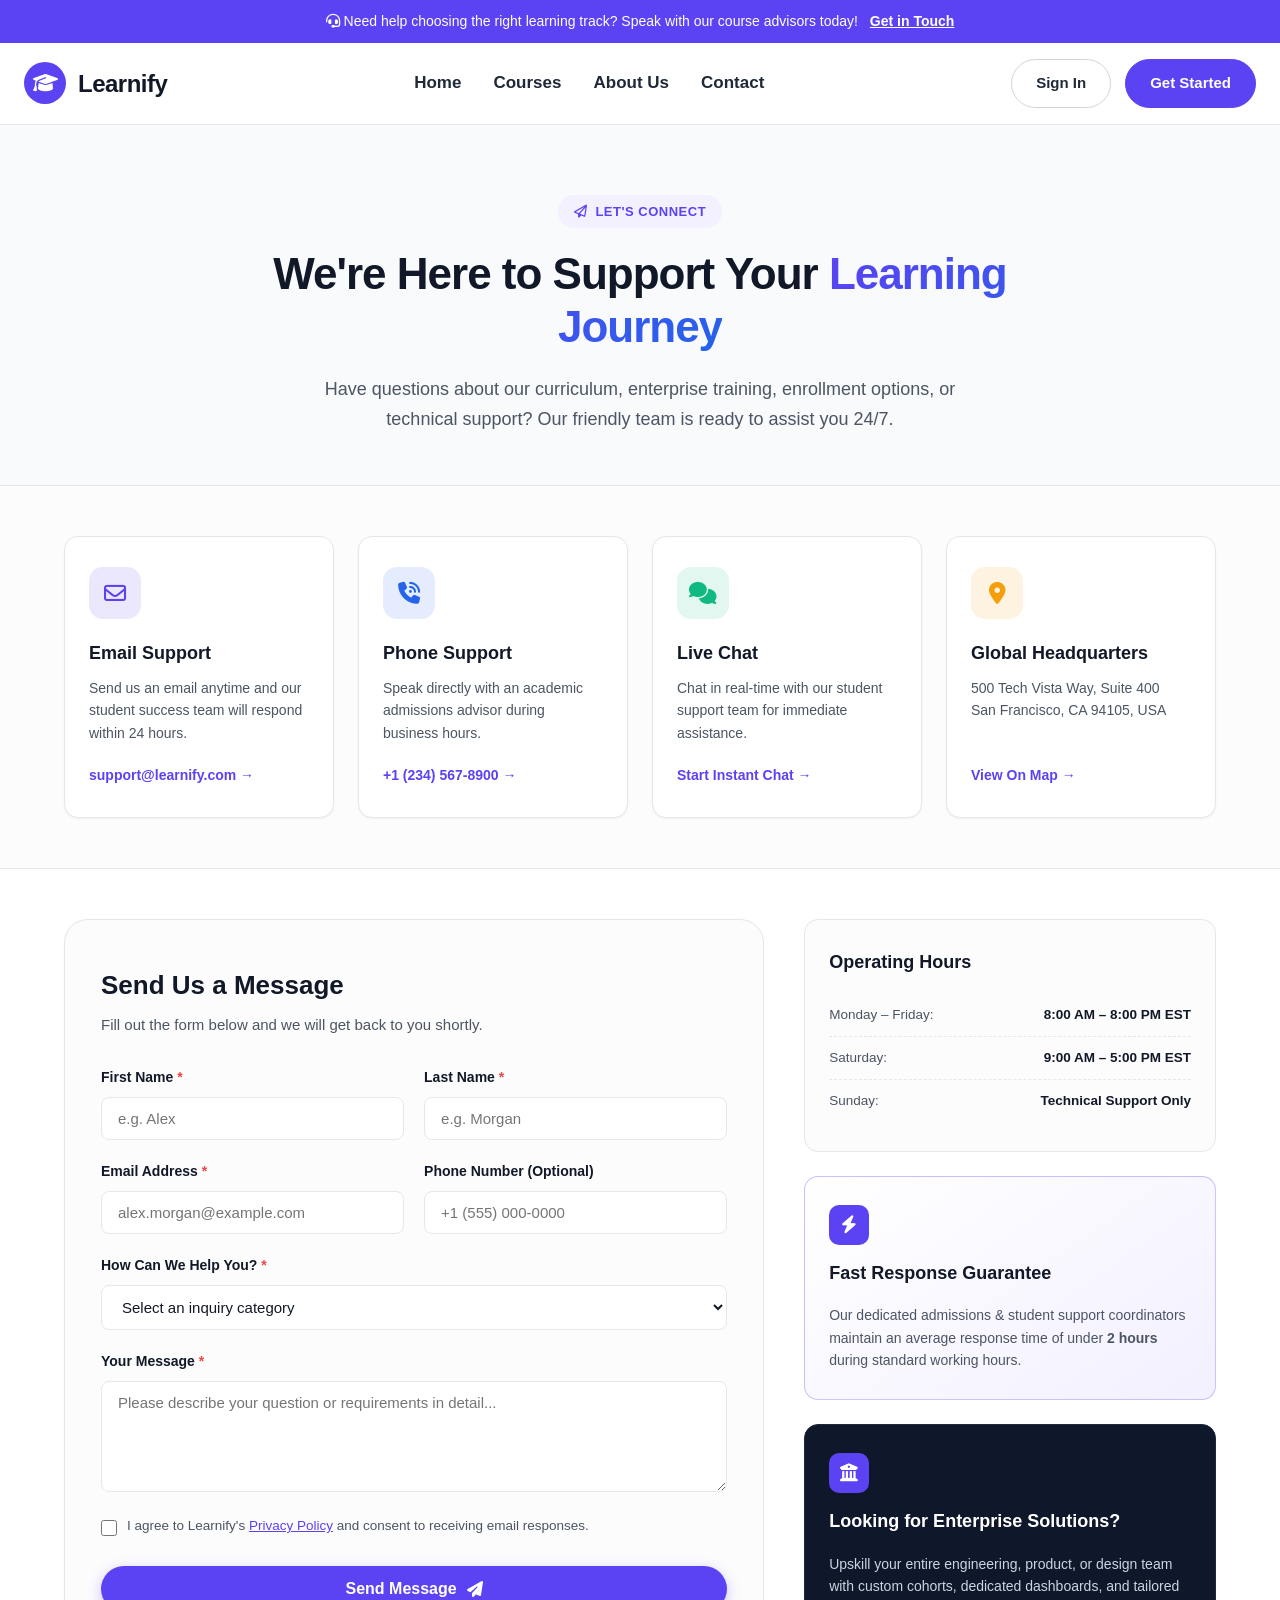
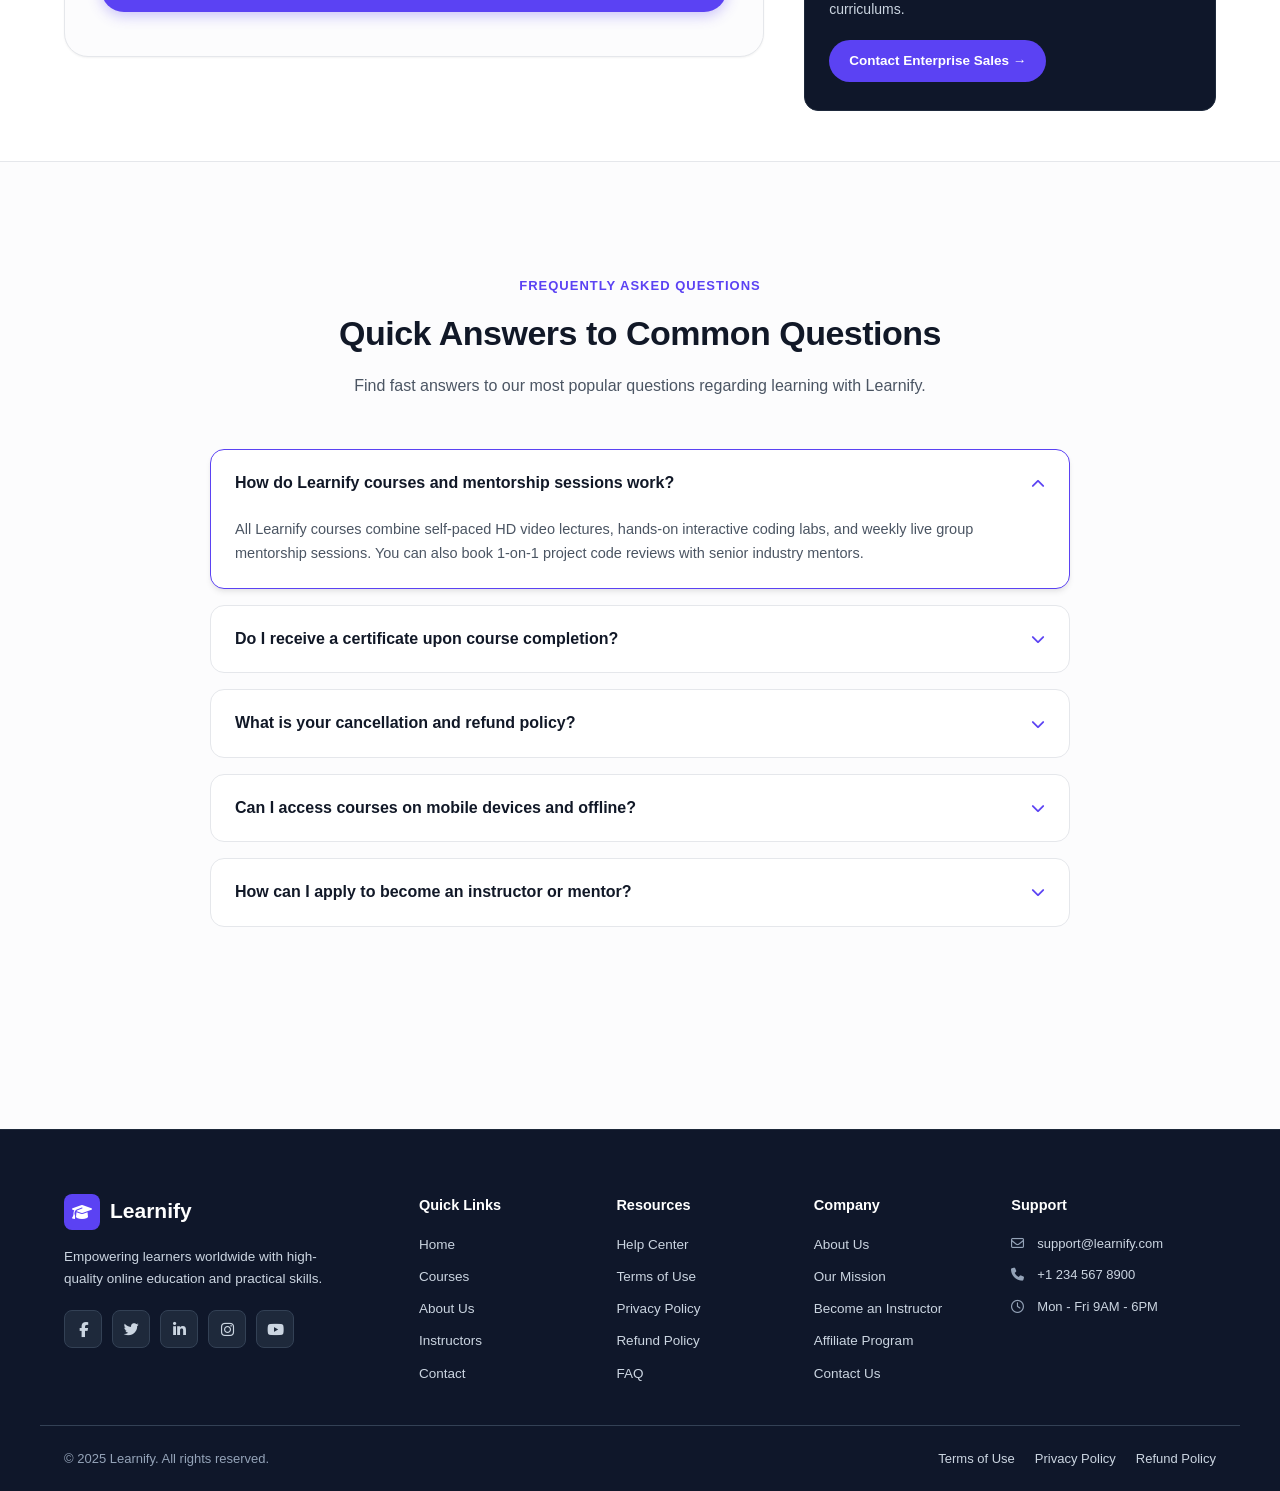
<file: contactus.html>
<!DOCTYPE html>
<html lang="en">
<head>
    <meta charset="UTF-8">
    <meta name="viewport" content="width=device-width, initial-scale=1.0">
    <title>Contact Us - Learnify | We're Here to Help You Succeed</title>
    <link rel="stylesheet" href="./style.css">
    <link rel="stylesheet" href="./contactus.css">
    <link rel="stylesheet" href="https://cdnjs.cloudflare.com/ajax/libs/font-awesome/6.5.1/css/all.min.css">
</head>
<body>

    
    <div class="announcement-bar">
        <p><i class="fa-solid fa-headset"></i> Need help choosing the right learning track? Speak with our course advisors today! <a href="#contact-form-section" class="announcement-link">Get in Touch</a></p>
    </div>

    
    <header class="main-header">
        <div class="header-container">
            <a href="index.html" class="logo-area">
                <div class="logo-icon">
                    <i class="fa-solid fa-graduation-cap"></i>
                </div>
                <div class="logo-text">
                    <span class="logo-title">Learnify</span>
                </div>
            </a>

            <nav class="nav-menu">
                <a href="index.html" class="nav-item">Home</a>
                <a href="courses.html" class="nav-item">Courses</a>
                <a href="aboutus.html" class="nav-item">About Us</a>
                <a href="contactus.html" class="nav-item active">Contact</a>
            </nav>

            <div class="header-actions">
                <a href="login.html" class="btn-outline">Sign In</a>
                <a href="signup.html" class="btn-solid">Get Started</a>
            </div>
        </div>
    </header>

    
    <section class="contact-hero">
        <div class="contact-hero-blob"></div>
        <div class="hero-container">
            <div class="hero-badge">
                <i class="fa-regular fa-paper-plane"></i> LET'S CONNECT
            </div>
            <h1 class="hero-title">
                We're Here to Support Your <span class="gradient-text">Learning Journey</span>
            </h1>
            <p class="hero-subtitle">
                Have questions about our curriculum, enterprise training, enrollment options, or technical support? Our friendly team is ready to assist you 24/7.
            </p>
        </div>
    </section>

    
    <section class="contact-channels-section">
        <div class="section-container">
            <div class="channels-grid">
                <div class="channel-card">
                    <div class="channel-icon purple"><i class="fa-regular fa-envelope"></i></div>
                    <h3>Email Support</h3>
                    <p>Send us an email anytime and our student success team will respond within 24 hours.</p>
                    <a href="mailto:support@learnify.com" class="channel-link">support@learnify.com &rarr;</a>
                </div>

                <div class="channel-card">
                    <div class="channel-icon blue"><i class="fa-solid fa-phone-volume"></i></div>
                    <h3>Phone Support</h3>
                    <p>Speak directly with an academic admissions advisor during business hours.</p>
                    <a href="tel:+12345678900" class="channel-link">+1 (234) 567-8900 &rarr;</a>
                </div>

                <div class="channel-card">
                    <div class="channel-icon green"><i class="fa-solid fa-comments"></i></div>
                    <h3>Live Chat</h3>
                    <p>Chat in real-time with our student support team for immediate assistance.</p>
                    <a href="#contact-form-section" class="channel-link">Start Instant Chat &rarr;</a>
                </div>

                <div class="channel-card">
                    <div class="channel-icon yellow"><i class="fa-solid fa-location-dot"></i></div>
                    <h3>Global Headquarters</h3>
                    <p>500 Tech Vista Way, Suite 400<br>San Francisco, CA 94105, USA</p>
                    <a href="#location" class="channel-link">View On Map &rarr;</a>
                </div>
            </div>
        </div>
    </section>

    
    <section class="contact-form-section" id="contact-form-section">
        <div class="section-container">
            <div class="form-layout-grid">
                
                
                <div class="form-card">
                    <div class="form-header">
                        <h2>Send Us a Message</h2>
                        <p>Fill out the form below and we will get back to you shortly.</p>
                    </div>

                    <form class="contact-form" action="#" method="POST" onsubmit="event.preventDefault(); alert('Thank you for reaching out! We will contact you shortly.');">
                        <div class="form-row">
                            <div class="form-group">
                                <label for="first-name">First Name <span class="required">*</span></label>
                                <input type="text" id="first-name" placeholder="e.g. Alex" required>
                            </div>
                            <div class="form-group">
                                <label for="last-name">Last Name <span class="required">*</span></label>
                                <input type="text" id="last-name" placeholder="e.g. Morgan" required>
                            </div>
                        </div>

                        <div class="form-row">
                            <div class="form-group">
                                <label for="email">Email Address <span class="required">*</span></label>
                                <input type="email" id="email" placeholder="alex.morgan@example.com" required>
                            </div>
                            <div class="form-group">
                                <label for="phone">Phone Number (Optional)</label>
                                <input type="tel" id="phone" placeholder="+1 (555) 000-0000">
                            </div>
                        </div>

                        <div class="form-group">
                            <label for="topic">How Can We Help You? <span class="required">*</span></label>
                            <select id="topic" required>
                                <option value="" disabled selected>Select an inquiry category</option>
                                <option value="course-enrollment">Course Enrollment & Tracks</option>
                                <option value="career-mentorship">1-on-1 Career Mentorship</option>
                                <option value="enterprise">Enterprise / Team Subscriptions</option>
                                <option value="technical">Technical Support & Platform Help</option>
                                <option value="billing">Billing & Refund Questions</option>
                                <option value="instructor">Become an Instructor</option>
                                <option value="other">Other Inquiries</option>
                            </select>
                        </div>

                        <div class="form-group">
                            <label for="message">Your Message <span class="required">*</span></label>
                            <textarea id="message" rows="5" placeholder="Please describe your question or requirements in detail..." required></textarea>
                        </div>

                        <div class="form-checkbox">
                            <input type="checkbox" id="consent" required>
                            <label for="consent">I agree to Learnify's <a href="PrivacyPolicy.html">Privacy Policy</a> and consent to receiving email responses.</label>
                        </div>

                        <button type="submit" class="btn-submit">
                            <span>Send Message</span>
                            <i class="fa-solid fa-paper-plane"></i>
                        </button>
                    </form>
                </div>

                
                <div class="support-info-sidebar">
                    <div class="info-box">
                        <h3>Operating Hours</h3>
                        <ul class="schedule-list">
                            <li>
                                <span>Monday – Friday:</span>
                                <strong>8:00 AM – 8:00 PM EST</strong>
                            </li>
                            <li>
                                <span>Saturday:</span>
                                <strong>9:00 AM – 5:00 PM EST</strong>
                            </li>
                            <li>
                                <span>Sunday:</span>
                                <strong>Technical Support Only</strong>
                            </li>
                        </ul>
                    </div>

                    <div class="info-box highlight-box">
                        <div class="info-icon"><i class="fa-solid fa-bolt"></i></div>
                        <h3>Fast Response Guarantee</h3>
                        <p>Our dedicated admissions & student support coordinators maintain an average response time of under <strong>2 hours</strong> during standard working hours.</p>
                    </div>

                    <div class="info-box enterprise-box">
                        <div class="info-icon"><i class="fa-solid fa-building-columns"></i></div>
                        <h3>Looking for Enterprise Solutions?</h3>
                        <p>Upskill your entire engineering, product, or design team with custom cohorts, dedicated dashboards, and tailored curriculums.</p>
                        <a href="mailto:enterprise@learnify.com" class="btn-sidebar">Contact Enterprise Sales &rarr;</a>
                    </div>
                </div>

            </div>
        </div>
    </section>

    
    <section class="contact-faq-section" id="faq">
        <div class="section-container">
            <div class="section-header">
                <span class="subheading">FREQUENTLY ASKED QUESTIONS</span>
                <h2>Quick Answers to Common Questions</h2>
                <p>Find fast answers to our most popular questions regarding learning with Learnify.</p>
            </div>

            <div class="faq-accordion">
                <details class="faq-item" open>
                    <summary class="faq-question">
                        <span>How do Learnify courses and mentorship sessions work?</span>
                        <i class="fa-solid fa-chevron-down faq-icon"></i>
                    </summary>
                    <div class="faq-answer">
                        <p>All Learnify courses combine self-paced HD video lectures, hands-on interactive coding labs, and weekly live group mentorship sessions. You can also book 1-on-1 project code reviews with senior industry mentors.</p>
                    </div>
                </details>

                <details class="faq-item">
                    <summary class="faq-question">
                        <span>Do I receive a certificate upon course completion?</span>
                        <i class="fa-solid fa-chevron-down faq-icon"></i>
                    </summary>
                    <div class="faq-answer">
                        <p>Yes! Upon successfully completing all required coursework and passing the capstone project evaluation, you receive an industry-recognized, cryptographically verified Certificate of Completion that you can share directly to LinkedIn.</p>
                    </div>
                </details>

                <details class="faq-item">
                    <summary class="faq-question">
                        <span>What is your cancellation and refund policy?</span>
                        <i class="fa-solid fa-chevron-down faq-icon"></i>
                    </summary>
                    <div class="faq-answer">
                        <p>We provide a 100% risk-free 30-Day Money-Back Guarantee on all individual course purchases and annual tracks. If you are not completely satisfied, simply reach out to support for a prompt refund. Check out our <a href="RefundPolicy.html">Refund Policy</a> page for full details.</p>
                    </div>
                </details>

                <details class="faq-item">
                    <summary class="faq-question">
                        <span>Can I access courses on mobile devices and offline?</span>
                        <i class="fa-solid fa-chevron-down faq-icon"></i>
                    </summary>
                    <div class="faq-answer">
                        <p>Yes, Learnify is fully responsive across all modern mobile devices and tablets. You can stream content seamlessly or download course slides and reference cheat sheets for offline review.</p>
                    </div>
                </details>

                <details class="faq-item">
                    <summary class="faq-question">
                        <span>How can I apply to become an instructor or mentor?</span>
                        <i class="fa-solid fa-chevron-down faq-icon"></i>
                    </summary>
                    <div class="faq-answer">
                        <p>We are always eager to collaborate with seasoned tech leads, designers, and educators. Fill out the contact form above with the "Become an Instructor" subject, and our academic talent team will review your portfolio.</p>
                    </div>
                </details>
            </div>
        </div>
    </section>

    
    <footer class="footer">

        <div class="footer-container">

            <div class="footer-brand">

                <div class="footer-logo">
                    <i class="fa-solid fa-graduation-cap"></i>
                    <h2>Learnify</h2>
                </div>

                <p>
                    Empowering learners worldwide with
                    high-quality online education and
                    practical skills.
                </p>

                <div class="social-icons">

                    <div class="fb">
                        <a href="https://facebook.com" target="_blank" class="FB">
                            <i class="fa-brands fa-facebook-f"></i>
                        </a>
                    </div>

                    <div class="x">
                        <a href="https://twitter.com" target="_blank" class="X">
                            <i class="fa-brands fa-twitter"></i>
                        </a>
                    </div>

                    <div class="li">
                        <a href="https://linkedin.com" target="_blank" class="LI">
                            <i class="fa-brands fa-linkedin-in"></i>
                        </a>
                    </div>

                    <div class="IG">
                        <a href="https://instagram.com" target="_blank" class="IG">
                            <i class="fa-brands fa-instagram"></i>
                        </a>
                    </div>

                    <div class="YT">
                        <a href="https://youtube.com" target="_blank" class="yt">
                            <i class="fa-brands fa-youtube"></i>
                        </a>
                    </div>

                </div>

            </div>

            <div class="footer-column">

                <h3>Quick Links</h3>

                <a href="index.html">Home</a>
                <a href="courses.html">Courses</a>
                <a href="aboutus.html">About Us</a>
                <a href="aboutus.html#instructors">Instructors</a>
                <a href="contactus.html">Contact</a>

            </div>

            <div class="footer-column">

                <h3>Resources</h3>

                <a href="contactus.html">Help Center</a>
                <a href="TermsAndConditions.html">Terms of Use</a>
                <a href="PrivacyPolicy.html">Privacy Policy</a>
                <a href="RefundPolicy.html">Refund Policy</a>
                <a href="contactus.html#faq">FAQ</a>

            </div>

            <div class="footer-column">

                <h3>Company</h3>

                <a href="aboutus.html">About Us</a>
                <a href="aboutus.html#mission">Our Mission</a>
                <a href="aboutus.html#instructors">Become an Instructor</a>
                <a href="contactus.html">Affiliate Program</a>
                <a href="contactus.html">Contact Us</a>

            </div>

            <div class="footer-column support">

                <h3>Support</h3>

                <p>
                    <i class="fa-regular fa-envelope"></i>
                    support@learnify.com
                </p>

                <p>
                    <i class="fa-solid fa-phone"></i>
                    +1 234 567 8900
                </p>

                <p>
                    <i class="fa-regular fa-clock"></i>
                    Mon - Fri 9AM - 6PM
                </p>

            </div>

        </div>

        <div class="footer-bottom">

            <p>
                © 2025 Learnify. All rights reserved.
            </p>

            <div>
                <a href="TermsAndConditions.html">Terms of Use</a>
                <a href="PrivacyPolicy.html">Privacy Policy</a>
                <a href="RefundPolicy.html">Refund Policy</a>
            </div>

        </div>

    </footer>

</body>
</html>
</file>
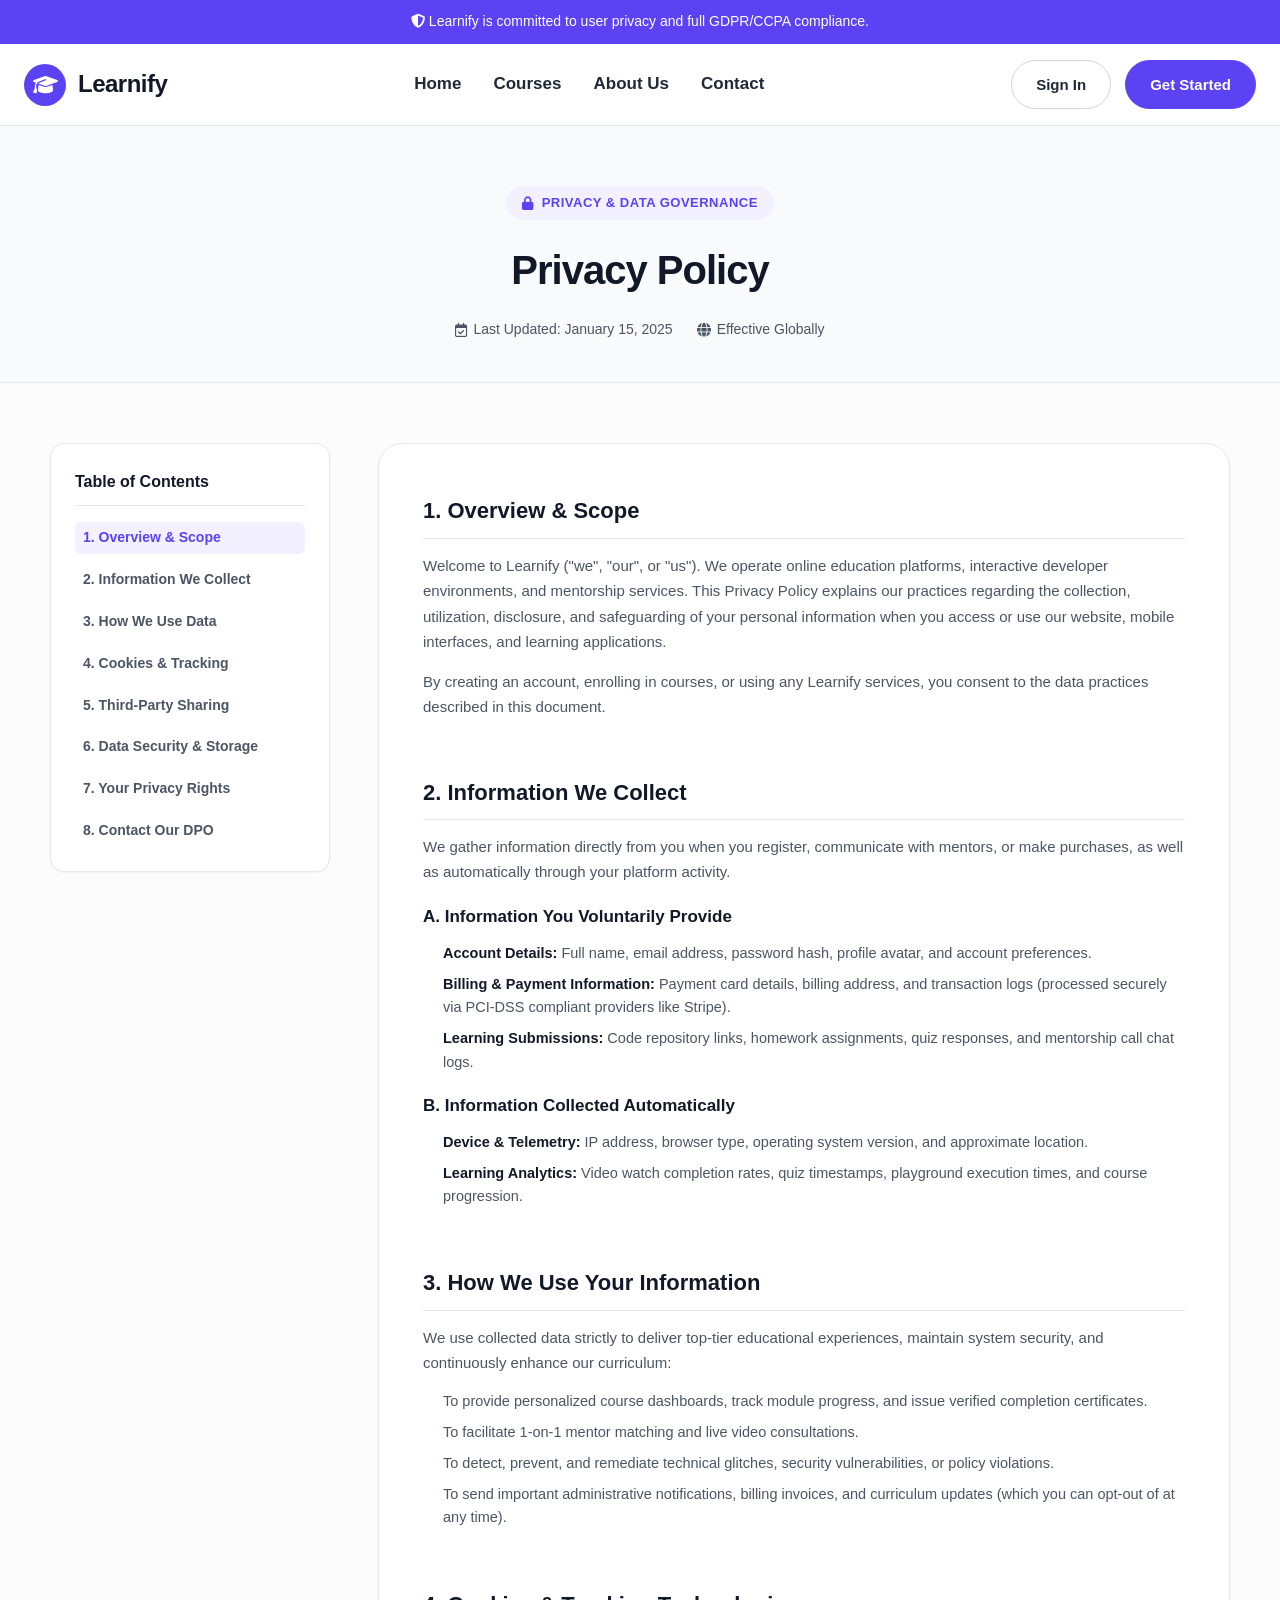
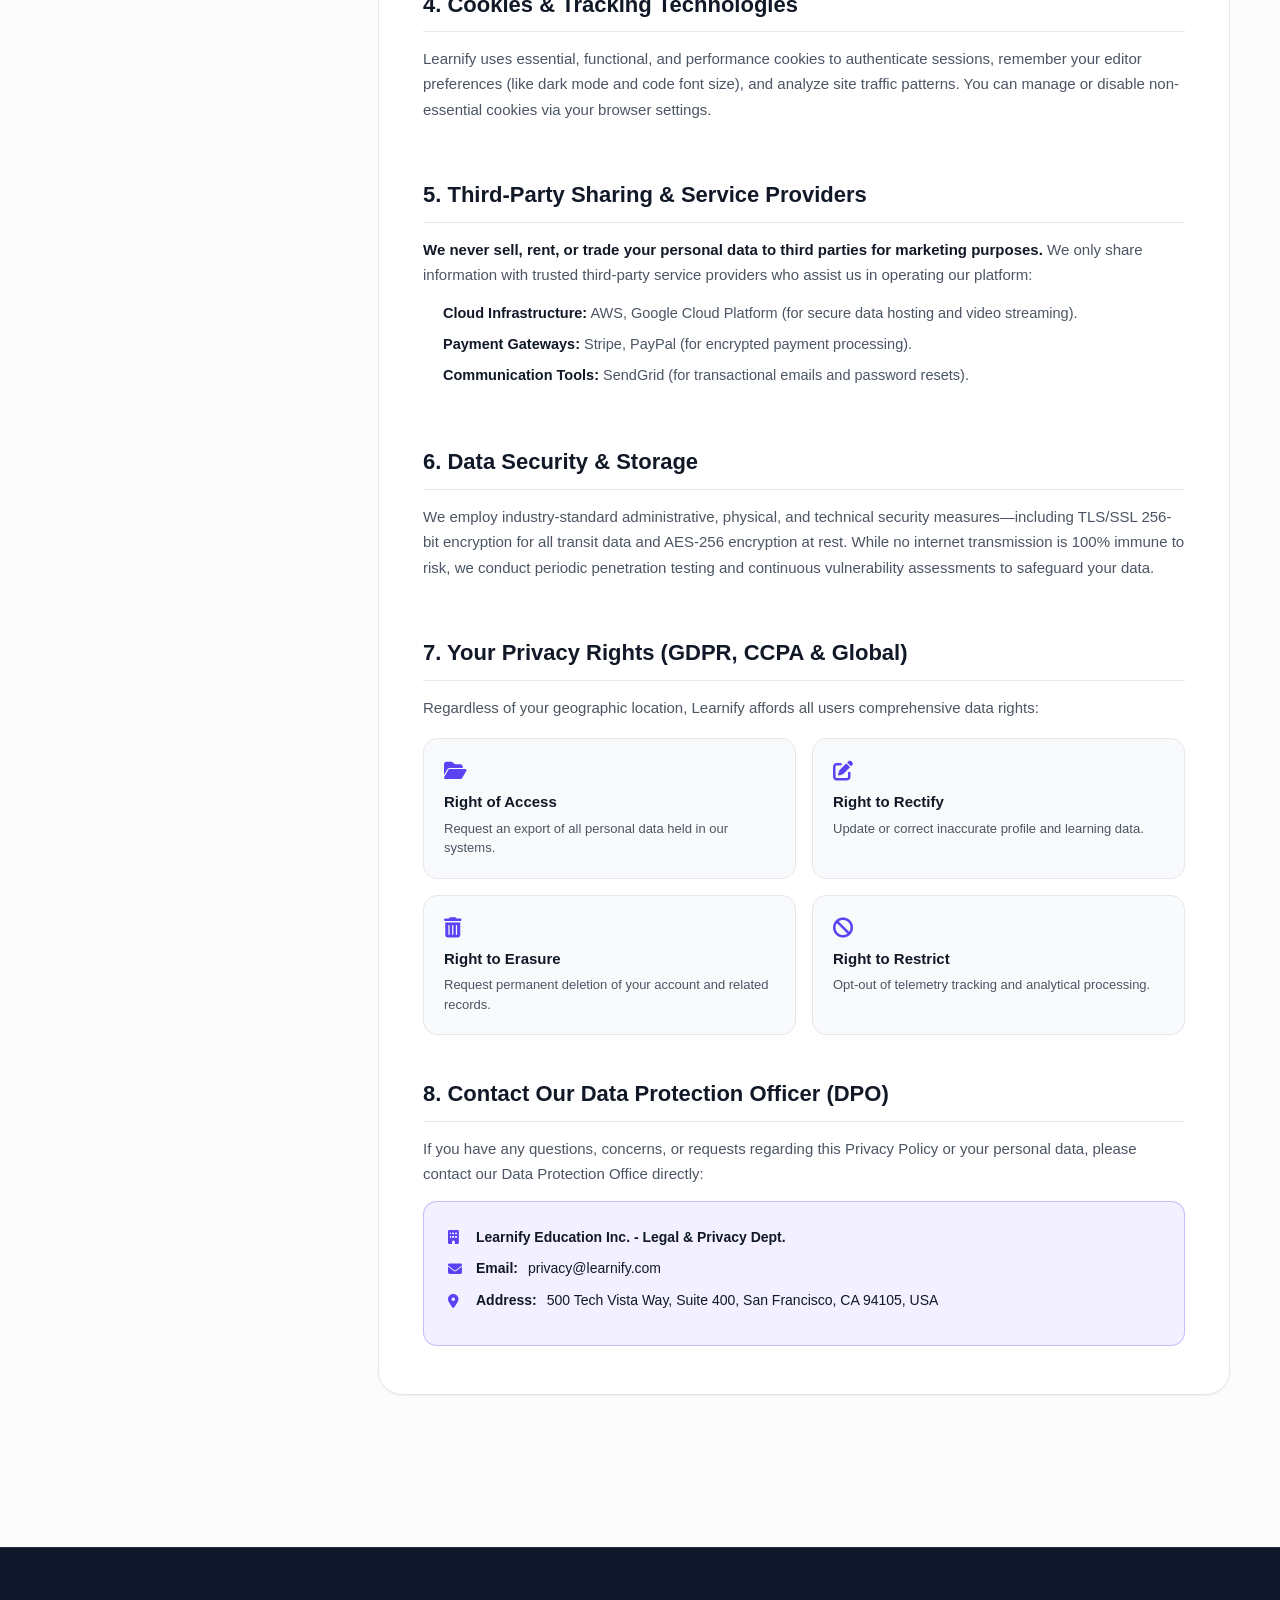
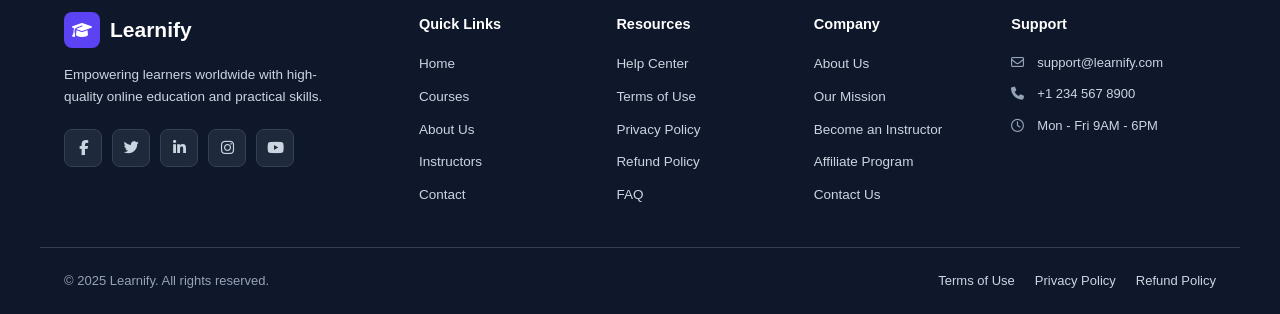
<file: PrivacyPolicy.html>
<!DOCTYPE html>
<html lang="en">
<head>
    <meta charset="UTF-8">
    <meta name="viewport" content="width=device-width, initial-scale=1.0">
    <title>Privacy Policy - Learnify | Data Protection & Transparency</title>
    <link rel="stylesheet" href="./style.css">
    <link rel="stylesheet" href="./PrivacyPolicy.css">
    <link rel="stylesheet" href="https://cdnjs.cloudflare.com/ajax/libs/font-awesome/6.5.1/css/all.min.css">
</head>
<body>

    
    <div class="announcement-bar">
        <p><i class="fa-solid fa-shield-halved"></i> Learnify is committed to user privacy and full GDPR/CCPA compliance.</p>
    </div>

    
    <header class="main-header">
        <div class="header-container">
            <a href="index.html" class="logo-area">
                <div class="logo-icon">
                    <i class="fa-solid fa-graduation-cap"></i>
                </div>
                <div class="logo-text">
                    <span class="logo-title">Learnify</span>
                </div>
            </a>

            <nav class="nav-menu">
                <a href="index.html" class="nav-item">Home</a>
                <a href="courses.html" class="nav-item">Courses</a>
                <a href="aboutus.html" class="nav-item">About Us</a>
                <a href="contactus.html" class="nav-item">Contact</a>
            </nav>

            <div class="header-actions">
                <a href="login.html" class="btn-outline">Sign In</a>
                <a href="signup.html" class="btn-solid">Get Started</a>
            </div>
        </div>
    </header>

    
    <section class="legal-hero">
        <div class="hero-container">
            <div class="legal-badge">
                <i class="fa-solid fa-lock"></i> PRIVACY & DATA GOVERNANCE
            </div>
            <h1 class="legal-title">Privacy Policy</h1>
            <p class="legal-meta">
                <span><i class="fa-regular fa-calendar-check"></i> Last Updated: January 15, 2025</span>
                <span><i class="fa-solid fa-globe"></i> Effective Globally</span>
            </p>
        </div>
    </section>

    
    <section class="legal-content-section">
        <div class="legal-layout-container">
            
            
            <aside class="legal-toc">
                <div class="toc-card">
                    <h3>Table of Contents</h3>
                    <ul class="toc-list">
                        <li><a href="#overview" class="toc-link active">1. Overview & Scope</a></li>
                        <li><a href="#info-collect" class="toc-link">2. Information We Collect</a></li>
                        <li><a href="#how-use" class="toc-link">3. How We Use Data</a></li>
                        <li><a href="#cookies" class="toc-link">4. Cookies & Tracking</a></li>
                        <li><a href="#third-party" class="toc-link">5. Third-Party Sharing</a></li>
                        <li><a href="#security" class="toc-link">6. Data Security & Storage</a></li>
                        <li><a href="#your-rights" class="toc-link">7. Your Privacy Rights</a></li>
                        <li><a href="#contact-dpo" class="toc-link">8. Contact Our DPO</a></li>
                    </ul>
                </div>
            </aside>

            
            <main class="legal-articles">
                
                <article class="legal-block" id="overview">
                    <h2>1. Overview & Scope</h2>
                    <p>Welcome to Learnify ("we", "our", or "us"). We operate online education platforms, interactive developer environments, and mentorship services. This Privacy Policy explains our practices regarding the collection, utilization, disclosure, and safeguarding of your personal information when you access or use our website, mobile interfaces, and learning applications.</p>
                    <p>By creating an account, enrolling in courses, or using any Learnify services, you consent to the data practices described in this document.</p>
                </article>

                <article class="legal-block" id="info-collect">
                    <h2>2. Information We Collect</h2>
                    <p>We gather information directly from you when you register, communicate with mentors, or make purchases, as well as automatically through your platform activity.</p>
                    
                    <h3>A. Information You Voluntarily Provide</h3>
                    <ul>
                        <li><strong>Account Details:</strong> Full name, email address, password hash, profile avatar, and account preferences.</li>
                        <li><strong>Billing & Payment Information:</strong> Payment card details, billing address, and transaction logs (processed securely via PCI-DSS compliant providers like Stripe).</li>
                        <li><strong>Learning Submissions:</strong> Code repository links, homework assignments, quiz responses, and mentorship call chat logs.</li>
                    </ul>

                    <h3>B. Information Collected Automatically</h3>
                    <ul>
                        <li><strong>Device & Telemetry:</strong> IP address, browser type, operating system version, and approximate location.</li>
                        <li><strong>Learning Analytics:</strong> Video watch completion rates, quiz timestamps, playground execution times, and course progression.</li>
                    </ul>
                </article>

                <article class="legal-block" id="how-use">
                    <h2>3. How We Use Your Information</h2>
                    <p>We use collected data strictly to deliver top-tier educational experiences, maintain system security, and continuously enhance our curriculum:</p>
                    <ul>
                        <li>To provide personalized course dashboards, track module progress, and issue verified completion certificates.</li>
                        <li>To facilitate 1-on-1 mentor matching and live video consultations.</li>
                        <li>To detect, prevent, and remediate technical glitches, security vulnerabilities, or policy violations.</li>
                        <li>To send important administrative notifications, billing invoices, and curriculum updates (which you can opt-out of at any time).</li>
                    </ul>
                </article>

                <article class="legal-block" id="cookies">
                    <h2>4. Cookies & Tracking Technologies</h2>
                    <p>Learnify uses essential, functional, and performance cookies to authenticate sessions, remember your editor preferences (like dark mode and code font size), and analyze site traffic patterns. You can manage or disable non-essential cookies via your browser settings.</p>
                </article>

                <article class="legal-block" id="third-party">
                    <h2>5. Third-Party Sharing & Service Providers</h2>
                    <p><strong>We never sell, rent, or trade your personal data to third parties for marketing purposes.</strong> We only share information with trusted third-party service providers who assist us in operating our platform:</p>
                    <ul>
                        <li><strong>Cloud Infrastructure:</strong> AWS, Google Cloud Platform (for secure data hosting and video streaming).</li>
                        <li><strong>Payment Gateways:</strong> Stripe, PayPal (for encrypted payment processing).</li>
                        <li><strong>Communication Tools:</strong> SendGrid (for transactional emails and password resets).</li>
                    </ul>
                </article>

                <article class="legal-block" id="security">
                    <h2>6. Data Security & Storage</h2>
                    <p>We employ industry-standard administrative, physical, and technical security measures—including TLS/SSL 256-bit encryption for all transit data and AES-256 encryption at rest. While no internet transmission is 100% immune to risk, we conduct periodic penetration testing and continuous vulnerability assessments to safeguard your data.</p>
                </article>

                <article class="legal-block" id="your-rights">
                    <h2>7. Your Privacy Rights (GDPR, CCPA & Global)</h2>
                    <p>Regardless of your geographic location, Learnify affords all users comprehensive data rights:</p>
                    <div class="rights-grid">
                        <div class="right-card">
                            <i class="fa-solid fa-folder-open"></i>
                            <h4>Right of Access</h4>
                            <p>Request an export of all personal data held in our systems.</p>
                        </div>
                        <div class="right-card">
                            <i class="fa-solid fa-pen-to-square"></i>
                            <h4>Right to Rectify</h4>
                            <p>Update or correct inaccurate profile and learning data.</p>
                        </div>
                        <div class="right-card">
                            <i class="fa-solid fa-trash-can"></i>
                            <h4>Right to Erasure</h4>
                            <p>Request permanent deletion of your account and related records.</p>
                        </div>
                        <div class="right-card">
                            <i class="fa-solid fa-ban"></i>
                            <h4>Right to Restrict</h4>
                            <p>Opt-out of telemetry tracking and analytical processing.</p>
                        </div>
                    </div>
                </article>

                <article class="legal-block" id="contact-dpo">
                    <h2>8. Contact Our Data Protection Officer (DPO)</h2>
                    <p>If you have any questions, concerns, or requests regarding this Privacy Policy or your personal data, please contact our Data Protection Office directly:</p>
                    <div class="dpo-contact-card">
                        <p><i class="fa-solid fa-building"></i> <strong>Learnify Education Inc. - Legal & Privacy Dept.</strong></p>
                        <p><i class="fa-solid fa-envelope"></i> <strong>Email:</strong> privacy@learnify.com</p>
                        <p><i class="fa-solid fa-location-dot"></i> <strong>Address:</strong> 500 Tech Vista Way, Suite 400, San Francisco, CA 94105, USA</p>
                    </div>
                </article>

            </main>

        </div>
    </section>

    
    <footer class="footer">

        <div class="footer-container">

            <div class="footer-brand">

                <div class="footer-logo">
                    <i class="fa-solid fa-graduation-cap"></i>
                    <h2>Learnify</h2>
                </div>

                <p>
                    Empowering learners worldwide with
                    high-quality online education and
                    practical skills.
                </p>

                <div class="social-icons">

                    <div class="fb">
                        <a href="https://facebook.com" target="_blank" class="FB">
                            <i class="fa-brands fa-facebook-f"></i>
                        </a>
                    </div>

                    <div class="x">
                        <a href="https://twitter.com" target="_blank" class="X">
                            <i class="fa-brands fa-twitter"></i>
                        </a>
                    </div>

                    <div class="li">
                        <a href="https://linkedin.com" target="_blank" class="LI">
                            <i class="fa-brands fa-linkedin-in"></i>
                        </a>
                    </div>

                    <div class="IG">
                        <a href="https://instagram.com" target="_blank" class="IG">
                            <i class="fa-brands fa-instagram"></i>
                        </a>
                    </div>

                    <div class="YT">
                        <a href="https://youtube.com" target="_blank" class="yt">
                            <i class="fa-brands fa-youtube"></i>
                        </a>
                    </div>

                </div>

            </div>

            <div class="footer-column">

                <h3>Quick Links</h3>

                <a href="index.html">Home</a>
                <a href="courses.html">Courses</a>
                <a href="aboutus.html">About Us</a>
                <a href="aboutus.html#instructors">Instructors</a>
                <a href="contactus.html">Contact</a>

            </div>

            <div class="footer-column">

                <h3>Resources</h3>

                <a href="contactus.html">Help Center</a>
                <a href="TermsAndConditions.html">Terms of Use</a>
                <a href="PrivacyPolicy.html">Privacy Policy</a>
                <a href="RefundPolicy.html">Refund Policy</a>
                <a href="contactus.html#faq">FAQ</a>

            </div>

            <div class="footer-column">

                <h3>Company</h3>

                <a href="aboutus.html">About Us</a>
                <a href="aboutus.html#mission">Our Mission</a>
                <a href="aboutus.html#instructors">Become an Instructor</a>
                <a href="contactus.html">Affiliate Program</a>
                <a href="contactus.html">Contact Us</a>

            </div>

            <div class="footer-column support">

                <h3>Support</h3>

                <p>
                    <i class="fa-regular fa-envelope"></i>
                    support@learnify.com
                </p>

                <p>
                    <i class="fa-solid fa-phone"></i>
                    +1 234 567 8900
                </p>

                <p>
                    <i class="fa-regular fa-clock"></i>
                    Mon - Fri 9AM - 6PM
                </p>

            </div>

        </div>

        <div class="footer-bottom">

            <p>
                © 2025 Learnify. All rights reserved.
            </p>

            <div>
                <a href="TermsAndConditions.html">Terms of Use</a>
                <a href="PrivacyPolicy.html">Privacy Policy</a>
                <a href="RefundPolicy.html">Refund Policy</a>
            </div>

        </div>

    </footer>

</body>
</html>
</file>
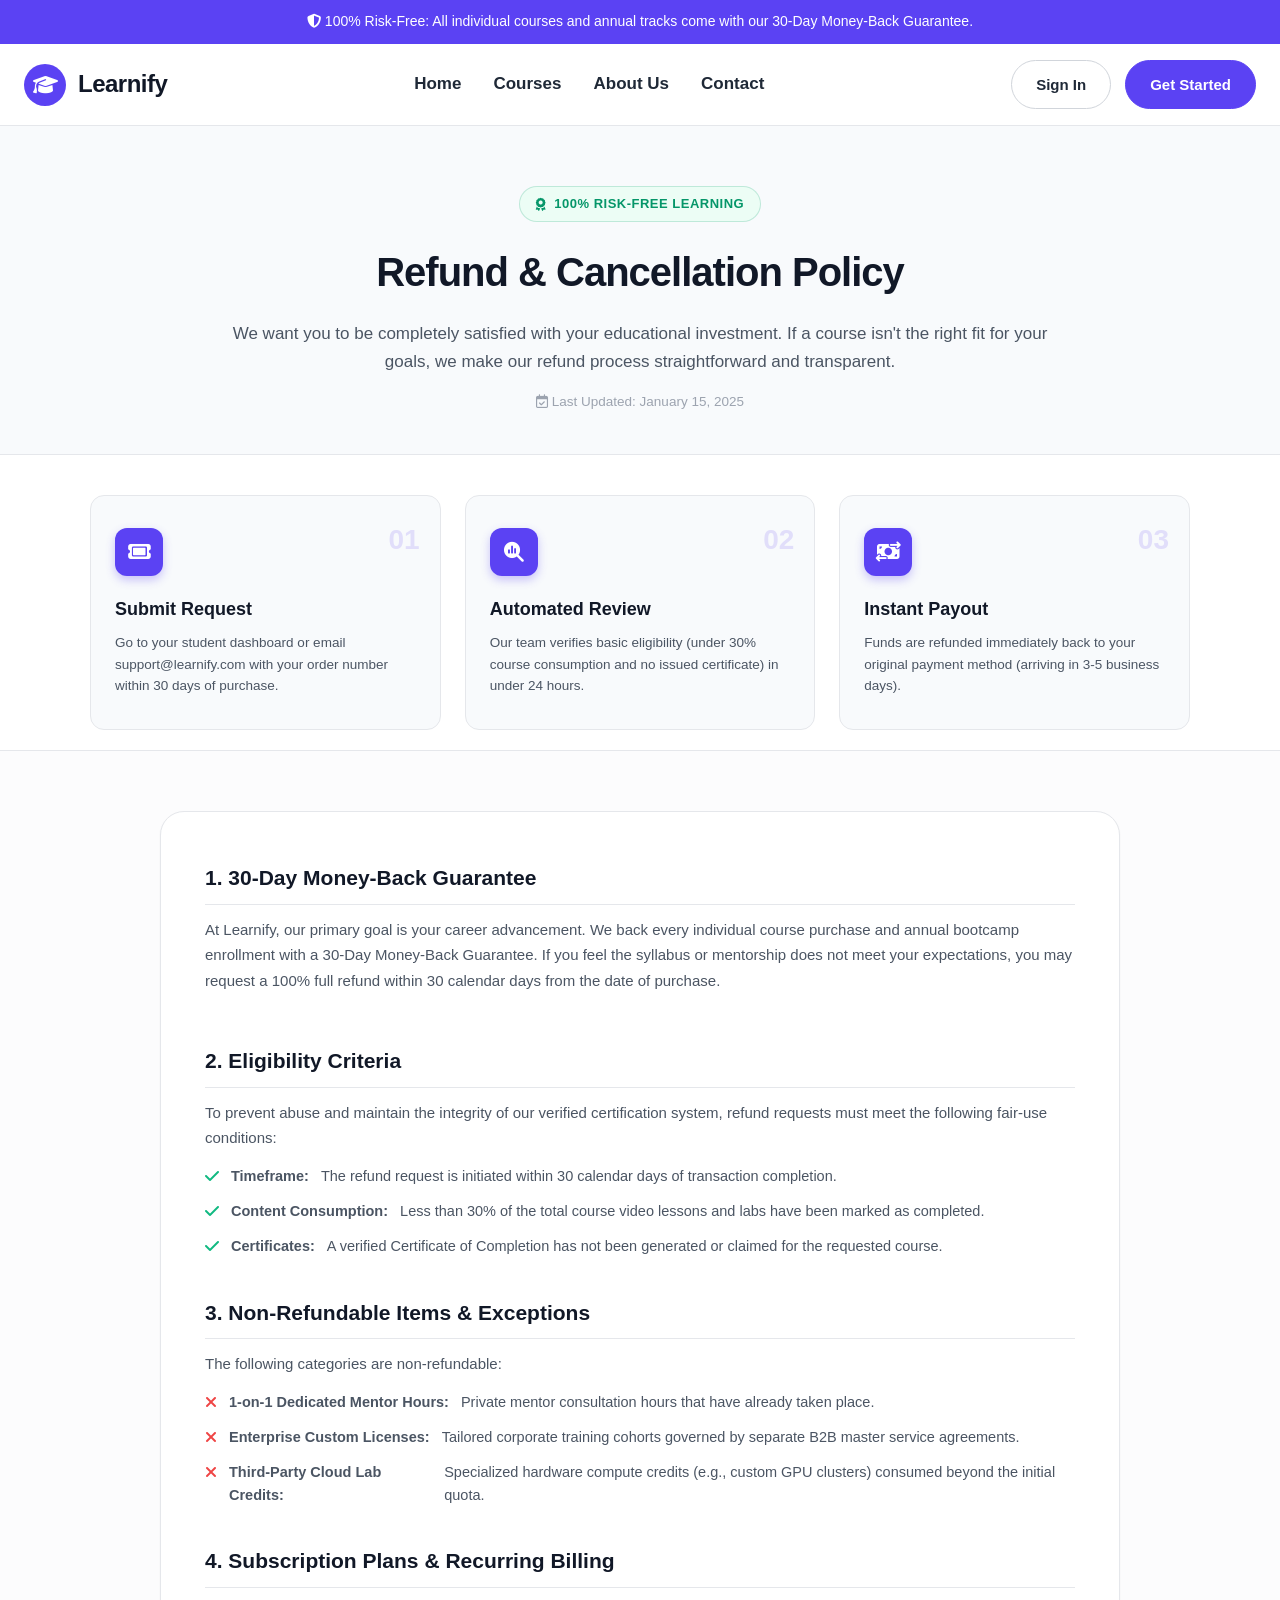
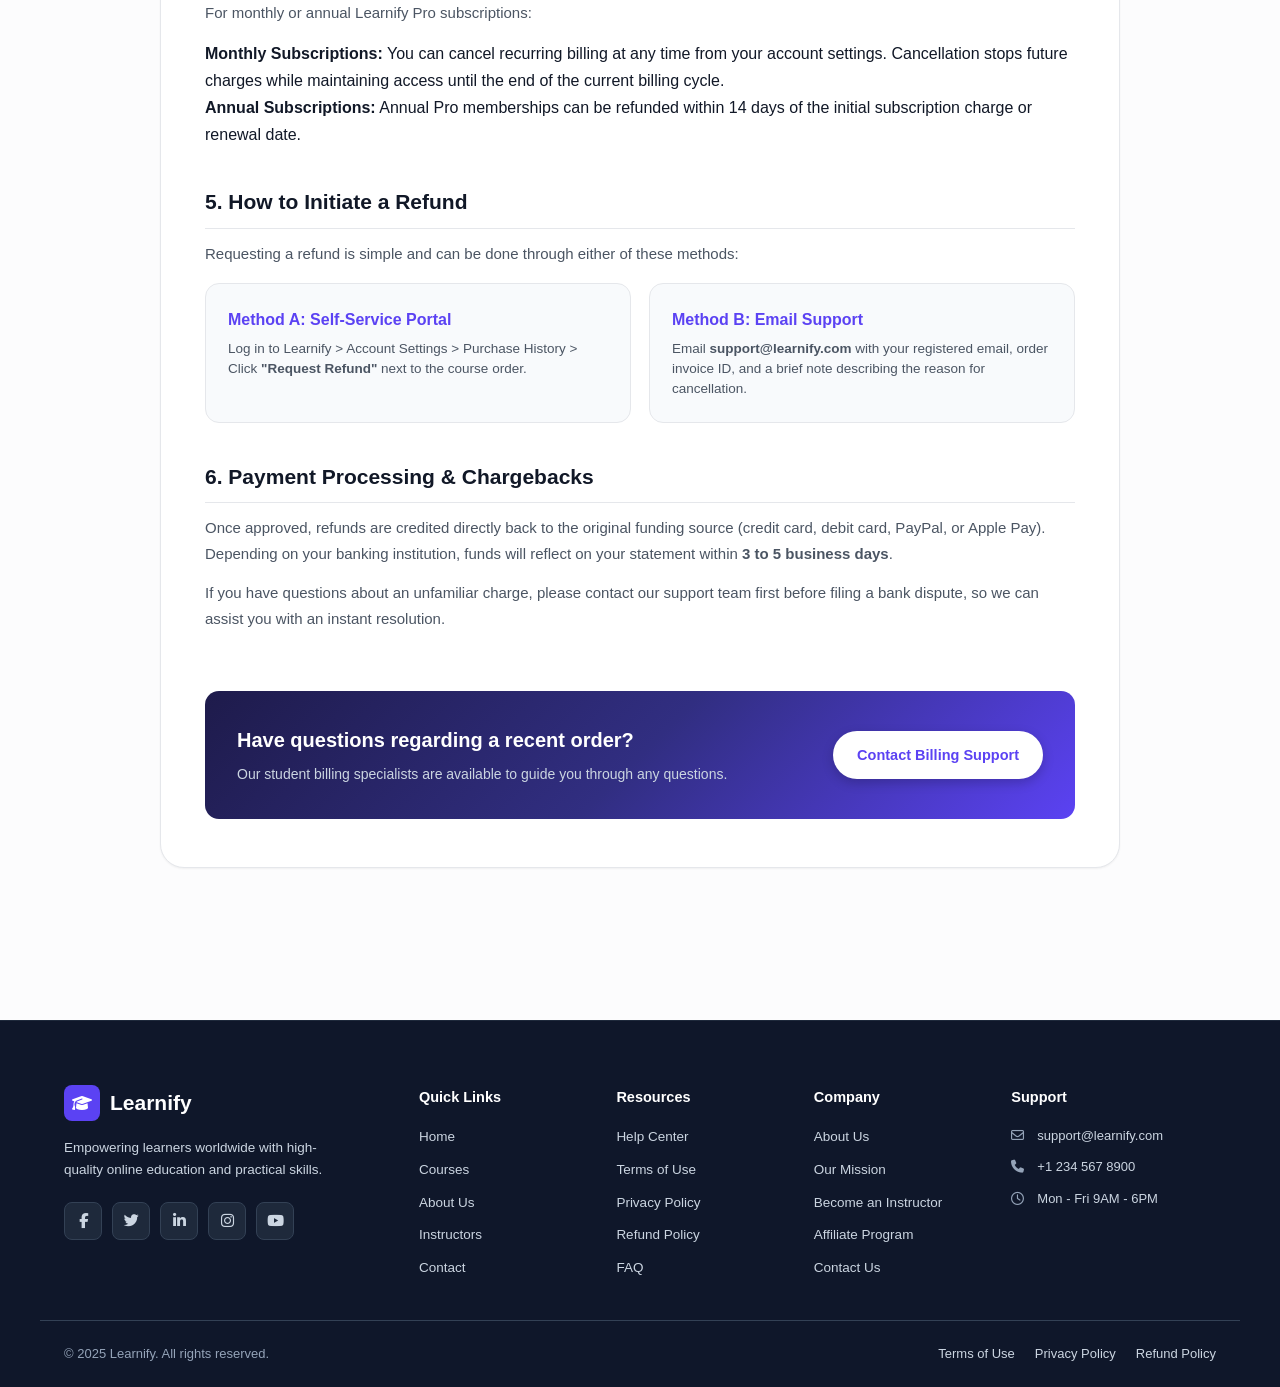
<file: RefundPolicy.html>
<!DOCTYPE html>
<html lang="en">
<head>
    <meta charset="UTF-8">
    <meta name="viewport" content="width=device-width, initial-scale=1.0">
    <title>Refund Policy - Learnify | 30-Day Money-Back Guarantee</title>
    <link rel="stylesheet" href="./style.css">
    <link rel="stylesheet" href="./RefundPolicy.css">
    <link rel="stylesheet" href="https://cdnjs.cloudflare.com/ajax/libs/font-awesome/6.5.1/css/all.min.css">
</head>
<body>

    
    <div class="announcement-bar">
        <p><i class="fa-solid fa-shield-halved"></i> 100% Risk-Free: All individual courses and annual tracks come with our 30-Day Money-Back Guarantee.</p>
    </div>

    
    <header class="main-header">
        <div class="header-container">
            <a href="index.html" class="logo-area">
                <div class="logo-icon">
                    <i class="fa-solid fa-graduation-cap"></i>
                </div>
                <div class="logo-text">
                    <span class="logo-title">Learnify</span>
                </div>
            </a>

            <nav class="nav-menu">
                <a href="index.html" class="nav-item">Home</a>
                <a href="courses.html" class="nav-item">Courses</a>
                <a href="aboutus.html" class="nav-item">About Us</a>
                <a href="contactus.html" class="nav-item">Contact</a>
            </nav>

            <div class="header-actions">
                <a href="login.html" class="btn-outline">Sign In</a>
                <a href="signup.html" class="btn-solid">Get Started</a>
            </div>
        </div>
    </header>

    
    <section class="refund-hero">
        <div class="hero-container">
            <div class="guarantee-badge">
                <i class="fa-solid fa-award"></i> 100% RISK-FREE LEARNING
            </div>
            <h1 class="refund-title">Refund & Cancellation Policy</h1>
            <p class="refund-subtitle">
                We want you to be completely satisfied with your educational investment. If a course isn't the right fit for your goals, we make our refund process straightforward and transparent.
            </p>
            <p class="refund-meta">
                <span><i class="fa-regular fa-calendar-check"></i> Last Updated: January 15, 2025</span>
            </p>
        </div>
    </section>

    
    <section class="process-section">
        <div class="section-container">
            <div class="process-grid">
                <div class="process-card">
                    <div class="step-num">01</div>
                    <div class="process-icon"><i class="fa-solid fa-ticket"></i></div>
                    <h3>Submit Request</h3>
                    <p>Go to your student dashboard or email support@learnify.com with your order number within 30 days of purchase.</p>
                </div>

                <div class="process-card">
                    <div class="step-num">02</div>
                    <div class="process-icon"><i class="fa-solid fa-magnifying-glass-chart"></i></div>
                    <h3>Automated Review</h3>
                    <p>Our team verifies basic eligibility (under 30% course consumption and no issued certificate) in under 24 hours.</p>
                </div>

                <div class="process-card">
                    <div class="step-num">03</div>
                    <div class="process-icon"><i class="fa-solid fa-money-bill-transfer"></i></div>
                    <h3>Instant Payout</h3>
                    <p>Funds are refunded immediately back to your original payment method (arriving in 3-5 business days).</p>
                </div>
            </div>
        </div>
    </section>

    
    <section class="refund-content-section">
        <div class="refund-layout-container">
            
            <main class="refund-articles">
                
                <article class="refund-block">
                    <h2>1. 30-Day Money-Back Guarantee</h2>
                    <p>At Learnify, our primary goal is your career advancement. We back every individual course purchase and annual bootcamp enrollment with a 30-Day Money-Back Guarantee. If you feel the syllabus or mentorship does not meet your expectations, you may request a 100% full refund within 30 calendar days from the date of purchase.</p>
                </article>

                <article class="refund-block">
                    <h2>2. Eligibility Criteria</h2>
                    <p>To prevent abuse and maintain the integrity of our verified certification system, refund requests must meet the following fair-use conditions:</p>
                    <ul class="policy-bullets">
                        <li><i class="fa-solid fa-check"></i> <strong>Timeframe:</strong> The refund request is initiated within 30 calendar days of transaction completion.</li>
                        <li><i class="fa-solid fa-check"></i> <strong>Content Consumption:</strong> Less than 30% of the total course video lessons and labs have been marked as completed.</li>
                        <li><i class="fa-solid fa-check"></i> <strong>Certificates:</strong> A verified Certificate of Completion has not been generated or claimed for the requested course.</li>
                    </ul>
                </article>

                <article class="refund-block">
                    <h2>3. Non-Refundable Items & Exceptions</h2>
                    <p>The following categories are non-refundable:</p>
                    <ul class="policy-bullets alert-bullets">
                        <li><i class="fa-solid fa-xmark"></i> <strong>1-on-1 Dedicated Mentor Hours:</strong> Private mentor consultation hours that have already taken place.</li>
                        <li><i class="fa-solid fa-xmark"></i> <strong>Enterprise Custom Licenses:</strong> Tailored corporate training cohorts governed by separate B2B master service agreements.</li>
                        <li><i class="fa-solid fa-xmark"></i> <strong>Third-Party Cloud Lab Credits:</strong> Specialized hardware compute credits (e.g., custom GPU clusters) consumed beyond the initial quota.</li>
                    </ul>
                </article>

                <article class="refund-block">
                    <h2>4. Subscription Plans & Recurring Billing</h2>
                    <p>For monthly or annual Learnify Pro subscriptions:</p>
                    <ul>
                        <li><strong>Monthly Subscriptions:</strong> You can cancel recurring billing at any time from your account settings. Cancellation stops future charges while maintaining access until the end of the current billing cycle.</li>
                        <li><strong>Annual Subscriptions:</strong> Annual Pro memberships can be refunded within 14 days of the initial subscription charge or renewal date.</li>
                    </ul>
                </article>

                <article class="refund-block">
                    <h2>5. How to Initiate a Refund</h2>
                    <p>Requesting a refund is simple and can be done through either of these methods:</p>
                    <div class="action-boxes-grid">
                        <div class="action-box">
                            <h4>Method A: Self-Service Portal</h4>
                            <p>Log in to Learnify &gt; Account Settings &gt; Purchase History &gt; Click <strong>"Request Refund"</strong> next to the course order.</p>
                        </div>
                        <div class="action-box">
                            <h4>Method B: Email Support</h4>
                            <p>Email <strong>support@learnify.com</strong> with your registered email, order invoice ID, and a brief note describing the reason for cancellation.</p>
                        </div>
                    </div>
                </article>

                <article class="refund-block">
                    <h2>6. Payment Processing & Chargebacks</h2>
                    <p>Once approved, refunds are credited directly back to the original funding source (credit card, debit card, PayPal, or Apple Pay). Depending on your banking institution, funds will reflect on your statement within <strong>3 to 5 business days</strong>.</p>
                    <p>If you have questions about an unfamiliar charge, please contact our support team first before filing a bank dispute, so we can assist you with an instant resolution.</p>
                </article>

                <div class="support-cta-banner">
                    <div class="cta-banner-content">
                        <h3>Have questions regarding a recent order?</h3>
                        <p>Our student billing specialists are available to guide you through any questions.</p>
                    </div>
                    <a href="contactus.html" class="btn-cta-contact">Contact Billing Support</a>
                </div>

            </main>

        </div>
    </section>

    
    <footer class="footer">

        <div class="footer-container">

            <div class="footer-brand">

                <div class="footer-logo">
                    <i class="fa-solid fa-graduation-cap"></i>
                    <h2>Learnify</h2>
                </div>

                <p>
                    Empowering learners worldwide with
                    high-quality online education and
                    practical skills.
                </p>

                <div class="social-icons">

                    <div class="fb">
                        <a href="https://facebook.com" target="_blank" class="FB">
                            <i class="fa-brands fa-facebook-f"></i>
                        </a>
                    </div>

                    <div class="x">
                        <a href="https://twitter.com" target="_blank" class="X">
                            <i class="fa-brands fa-twitter"></i>
                        </a>
                    </div>

                    <div class="li">
                        <a href="https://linkedin.com" target="_blank" class="LI">
                            <i class="fa-brands fa-linkedin-in"></i>
                        </a>
                    </div>

                    <div class="IG">
                        <a href="https://instagram.com" target="_blank" class="IG">
                            <i class="fa-brands fa-instagram"></i>
                        </a>
                    </div>

                    <div class="YT">
                        <a href="https://youtube.com" target="_blank" class="yt">
                            <i class="fa-brands fa-youtube"></i>
                        </a>
                    </div>

                </div>

            </div>

            <div class="footer-column">

                <h3>Quick Links</h3>

                <a href="index.html">Home</a>
                <a href="courses.html">Courses</a>
                <a href="aboutus.html">About Us</a>
                <a href="aboutus.html#instructors">Instructors</a>
                <a href="contactus.html">Contact</a>

            </div>

            <div class="footer-column">

                <h3>Resources</h3>

                <a href="contactus.html">Help Center</a>
                <a href="TermsAndConditions.html">Terms of Use</a>
                <a href="PrivacyPolicy.html">Privacy Policy</a>
                <a href="RefundPolicy.html">Refund Policy</a>
                <a href="contactus.html#faq">FAQ</a>

            </div>

            <div class="footer-column">

                <h3>Company</h3>

                <a href="aboutus.html">About Us</a>
                <a href="aboutus.html#mission">Our Mission</a>
                <a href="aboutus.html#instructors">Become an Instructor</a>
                <a href="contactus.html">Affiliate Program</a>
                <a href="contactus.html">Contact Us</a>

            </div>

            <div class="footer-column support">

                <h3>Support</h3>

                <p>
                    <i class="fa-regular fa-envelope"></i>
                    support@learnify.com
                </p>

                <p>
                    <i class="fa-solid fa-phone"></i>
                    +1 234 567 8900
                </p>

                <p>
                    <i class="fa-regular fa-clock"></i>
                    Mon - Fri 9AM - 6PM
                </p>

            </div>

        </div>

        <div class="footer-bottom">

            <p>
                © 2025 Learnify. All rights reserved.
            </p>

            <div>
                <a href="TermsAndConditions.html">Terms of Use</a>
                <a href="PrivacyPolicy.html">Privacy Policy</a>
                <a href="RefundPolicy.html">Refund Policy</a>
            </div>

        </div>

    </footer>

</body>
</html>
</file>
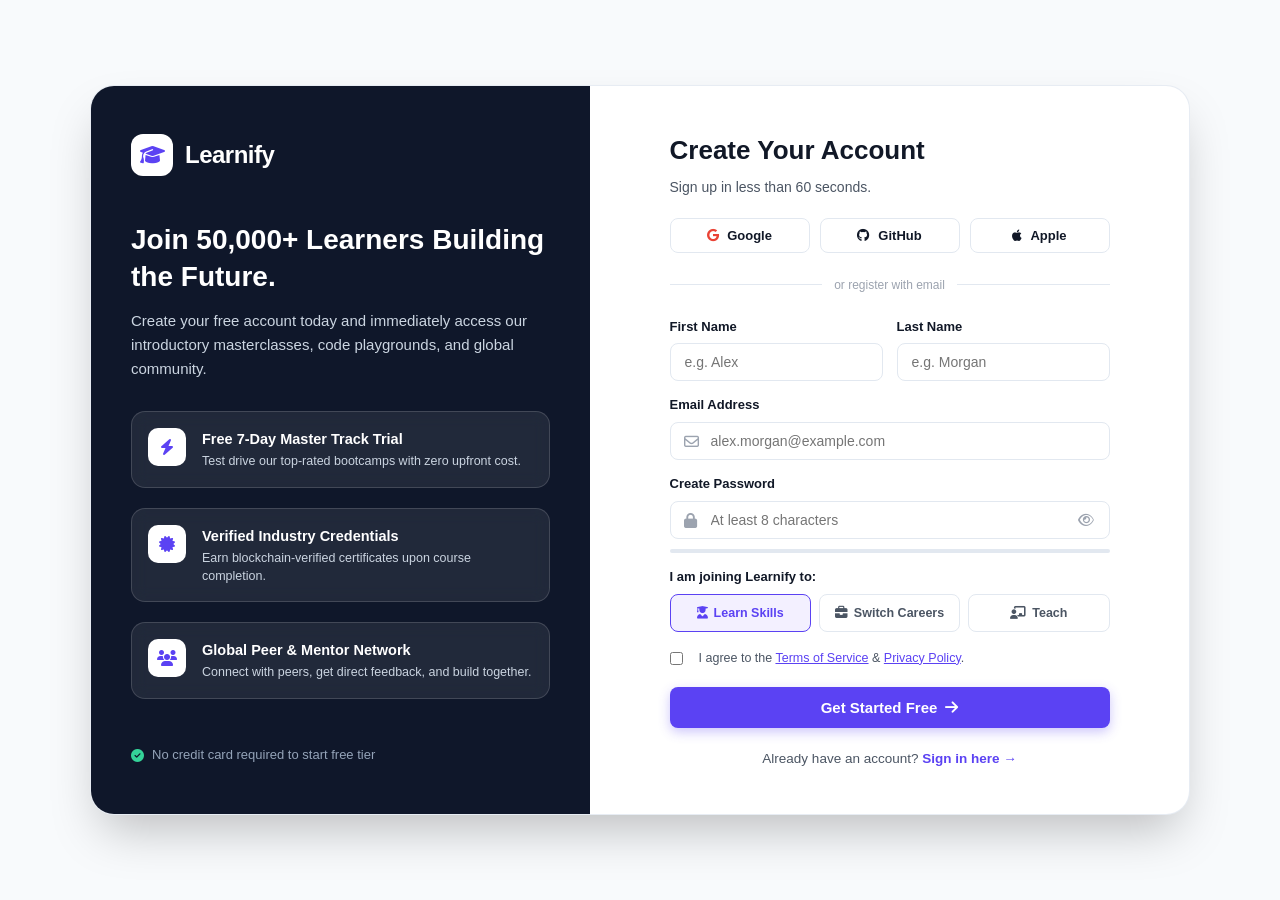
<file: signup.html>
<!DOCTYPE html>
<html lang="en">
<head>
    <meta charset="UTF-8">
    <meta name="viewport" content="width=device-width, initial-scale=1.0">
    <title>Sign Up - Learnify | Start Your Free Learning Journey</title>
    <link rel="stylesheet" href="./style.css">
    <link rel="stylesheet" href="./signup.css">
    <link rel="stylesheet" href="https://cdnjs.cloudflare.com/ajax/libs/font-awesome/6.5.1/css/all.min.css">
</head>
<body>

    <div class="auth-page-wrapper">
        
        <div class="auth-blob blob-1"></div>
        <div class="auth-blob blob-2"></div>

        <div class="auth-container">
            
            
            <div class="auth-brand-side">
                <div class="brand-top">
                    <a href="index.html" class="logo-area">
                        <div class="logo-icon">
                            <i class="fa-solid fa-graduation-cap"></i>
                        </div>
                        <span class="logo-title">Learnify</span>
                    </a>
                </div>

                <div class="brand-middle">
                    <h2>Join 50,000+ Learners Building the Future.</h2>
                    <p>Create your free account today and immediately access our introductory masterclasses, code playgrounds, and global community.</p>

                    <div class="perks-list">
                        <div class="perk-item">
                            <div class="perk-icon"><i class="fa-solid fa-bolt"></i></div>
                            <div>
                                <strong>Free 7-Day Master Track Trial</strong>
                                <p>Test drive our top-rated bootcamps with zero upfront cost.</p>
                            </div>
                        </div>

                        <div class="perk-item">
                            <div class="perk-icon"><i class="fa-solid fa-certificate"></i></div>
                            <div>
                                <strong>Verified Industry Credentials</strong>
                                <p>Earn blockchain-verified certificates upon course completion.</p>
                            </div>
                        </div>

                        <div class="perk-item">
                            <div class="perk-icon"><i class="fa-solid fa-users"></i></div>
                            <div>
                                <strong>Global Peer & Mentor Network</strong>
                                <p>Connect with peers, get direct feedback, and build together.</p>
                            </div>
                        </div>
                    </div>
                </div>

                <div class="brand-footer">
                    <p><i class="fa-solid fa-check-circle"></i> No credit card required to start free tier</p>
                </div>
            </div>

            
            <div class="auth-form-side">
                <div class="form-wrapper">
                    
                    <div class="form-header">
                        <h1>Create Your Account</h1>
                        <p>Sign up in less than 60 seconds.</p>
                    </div>

                    
                    <div class="social-login-grid">
                        <button type="button" class="btn-social">
                            <i class="fa-brands fa-google google-color"></i>
                            <span>Google</span>
                        </button>
                        <button type="button" class="btn-social">
                            <i class="fa-brands fa-github"></i>
                            <span>GitHub</span>
                        </button>
                        <button type="button" class="btn-social">
                            <i class="fa-brands fa-apple"></i>
                            <span>Apple</span>
                        </button>
                    </div>

                    <div class="divider">
                        <span>or register with email</span>
                    </div>

                    
                    <form class="auth-form" action="#" method="POST" onsubmit="event.preventDefault(); alert('Account created successfully! Welcome to Learnify.'); window.location.href='coursepage.html';">
                        
                        <div class="form-row">
                            <div class="form-group">
                                <label for="signup-first">First Name</label>
                                <input type="text" id="signup-first" placeholder="e.g. Alex" required>
                            </div>
                            <div class="form-group">
                                <label for="signup-last">Last Name</label>
                                <input type="text" id="signup-last" placeholder="e.g. Morgan" required>
                            </div>
                        </div>

                        <div class="form-group">
                            <label for="signup-email">Email Address</label>
                            <div class="input-with-icon">
                                <i class="fa-regular fa-envelope input-icon"></i>
                                <input type="email" id="signup-email" placeholder="alex.morgan@example.com" required>
                            </div>
                        </div>

                        <div class="form-group">
                            <label for="signup-password">Create Password</label>
                            <div class="input-with-icon">
                                <i class="fa-solid fa-lock input-icon"></i>
                                <input type="password" id="signup-password" placeholder="At least 8 characters" required oninput="updateStrength(this.value)">
                                <button type="button" class="password-toggle" onclick="const p=document.getElementById('signup-password'); p.type = p.type==='password'?'text':'password';">
                                    <i class="fa-regular fa-eye"></i>
                                </button>
                            </div>
                            
                            <div class="strength-meter">
                                <div class="strength-bar" id="strength-bar"></div>
                            </div>
                        </div>

                        <div class="form-group">
                            <label>I am joining Learnify to:</label>
                            <div class="role-selector">
                                <label class="role-option">
                                    <input type="radio" name="goal" value="learn" checked>
                                    <span><i class="fa-solid fa-user-graduate"></i> Learn Skills</span>
                                </label>
                                <label class="role-option">
                                    <input type="radio" name="goal" value="career">
                                    <span><i class="fa-solid fa-briefcase"></i> Switch Careers</span>
                                </label>
                                <label class="role-option">
                                    <input type="radio" name="goal" value="teach">
                                    <span><i class="fa-solid fa-chalkboard-user"></i> Teach</span>
                                </label>
                            </div>
                        </div>

                        <div class="form-checkbox-row">
                            <label class="custom-checkbox">
                                <input type="checkbox" required>
                                <span class="checkmark"></span>
                                <span class="checkbox-text">I agree to the <a href="TermsAndConditions.html">Terms of Service</a> & <a href="PrivacyPolicy.html">Privacy Policy</a>.</span>
                            </label>
                        </div>

                        <button type="submit" class="btn-auth-submit">
                            <span>Get Started Free</span>
                            <i class="fa-solid fa-arrow-right"></i>
                        </button>
                    </form>

                    <div class="form-footer-link">
                        <p>Already have an account? <a href="login.html">Sign in here &rarr;</a></p>
                    </div>

                </div>
            </div>

        </div>
    </div>

    <script>
        function updateStrength(val) {
            const bar = document.getElementById('strength-bar');
            if (val.length === 0) {
                bar.style.width = '0%';
                bar.style.backgroundColor = '#e2e8f0';
            } else if (val.length < 6) {
                bar.style.width = '33%';
                bar.style.backgroundColor = '#ef4444';
            } else if (val.length < 10) {
                bar.style.width = '66%';
                bar.style.backgroundColor = '#f59e0b';
            } else {
                bar.style.width = '100%';
                bar.style.backgroundColor = '#10b981';
            }
        }
    </script>
</body>
</html>
</file>
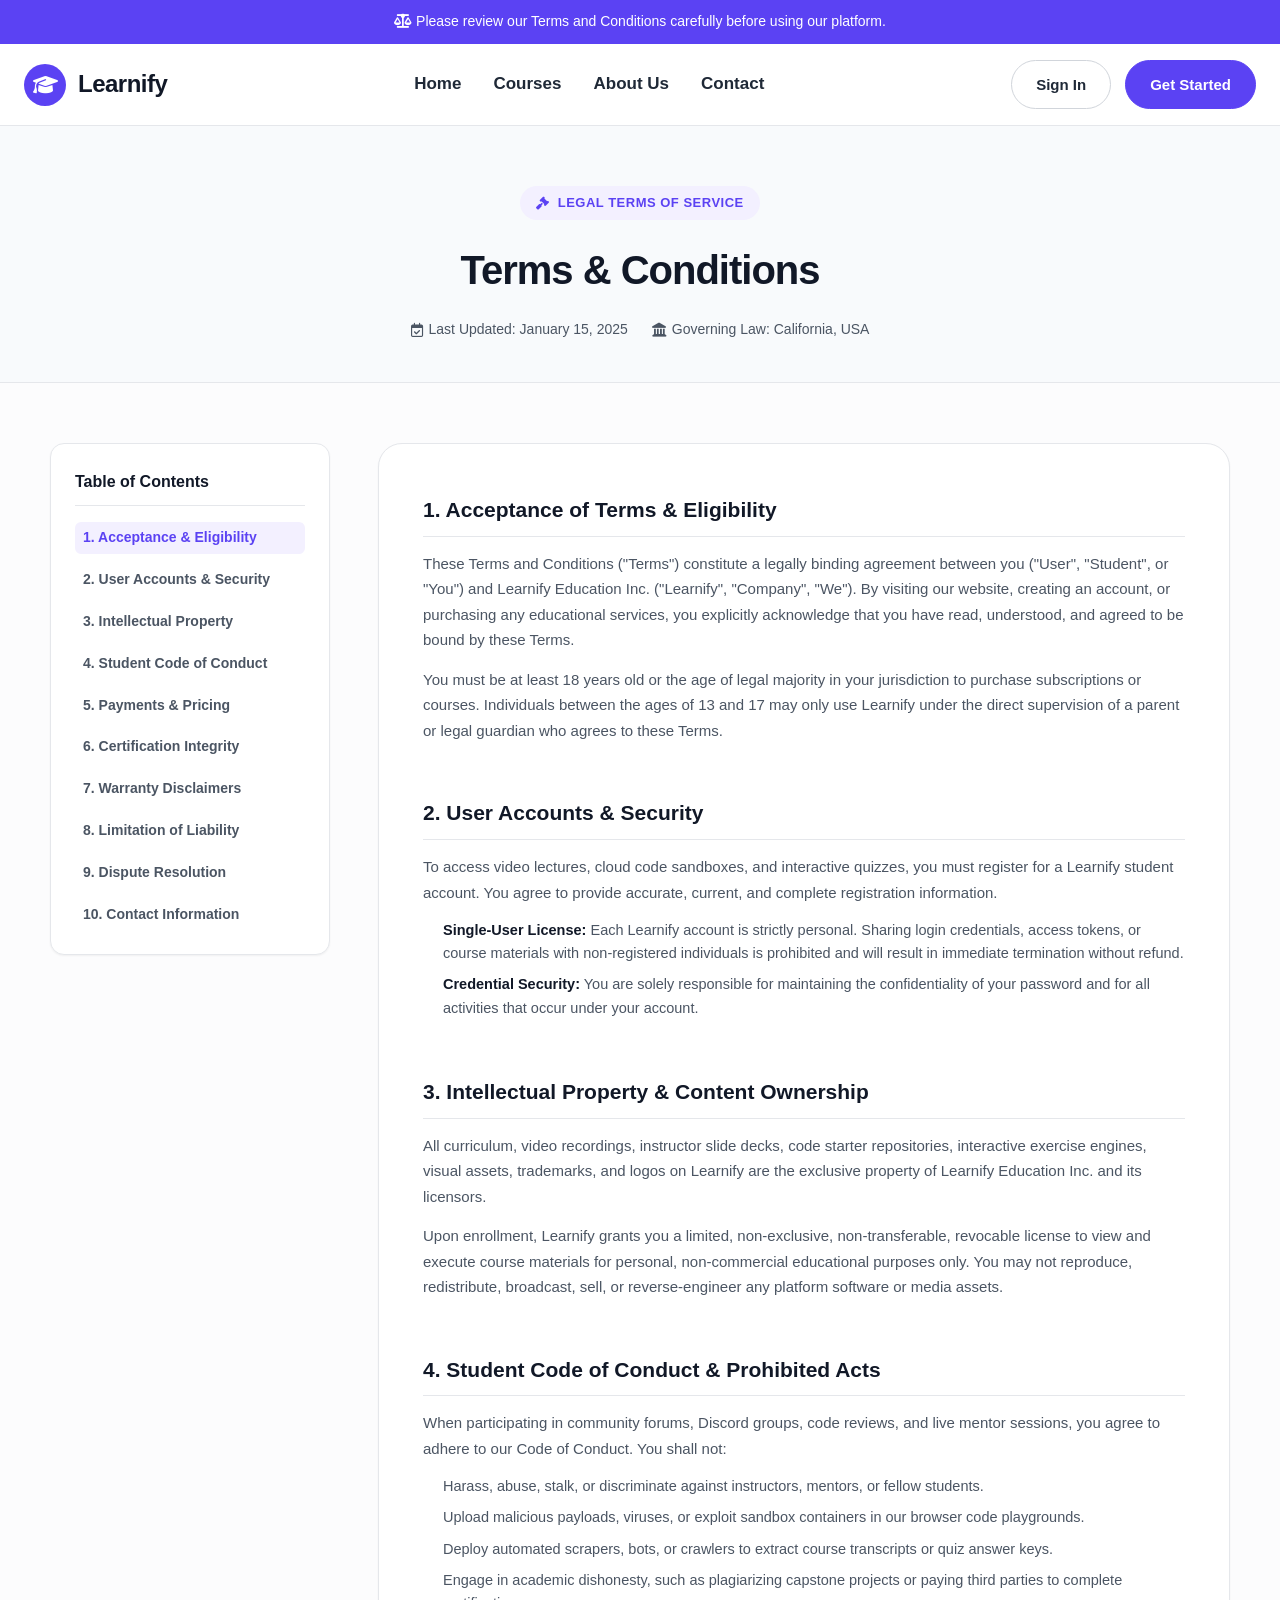
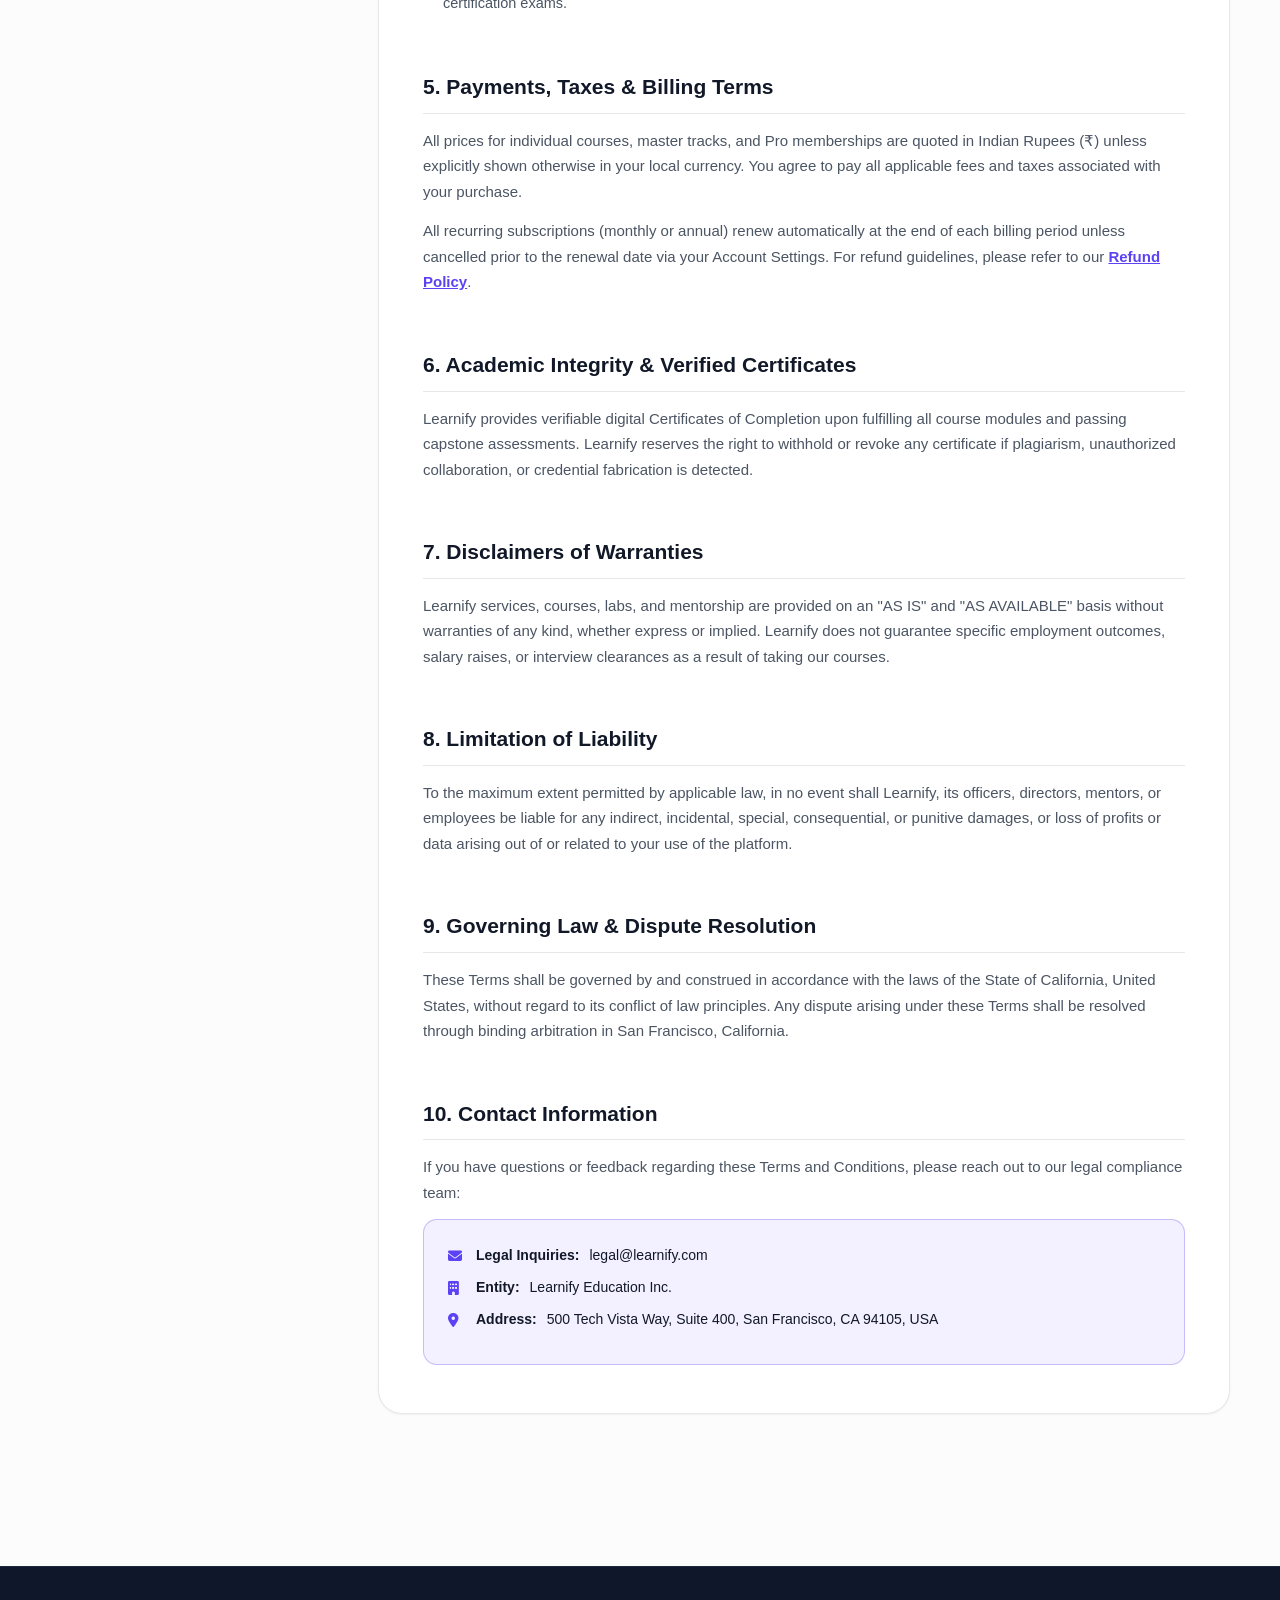
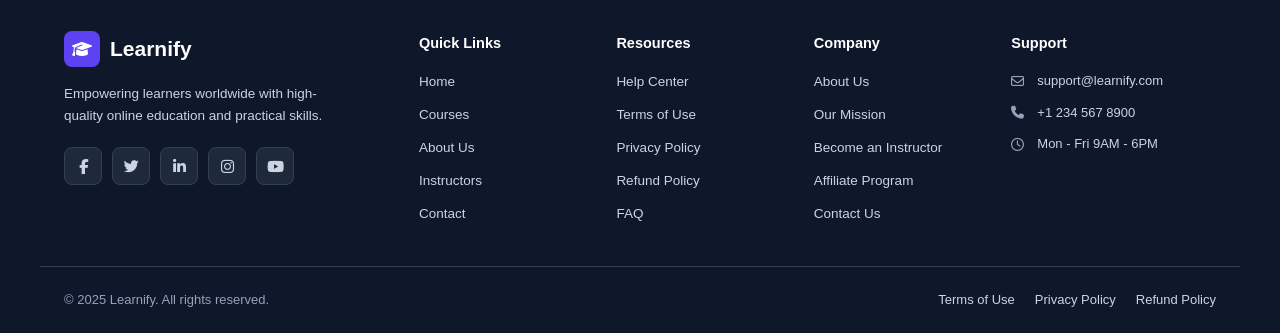
<file: TermsAndConditions.html>
<!DOCTYPE html>
<html lang="en">
<head>
    <meta charset="UTF-8">
    <meta name="viewport" content="width=device-width, initial-scale=1.0">
    <title>Terms and Conditions - Learnify | User Agreement & Policies</title>
    <link rel="stylesheet" href="./style.css">
    <link rel="stylesheet" href="./TermsAndConditions.css">
    <link rel="stylesheet" href="https://cdnjs.cloudflare.com/ajax/libs/font-awesome/6.5.1/css/all.min.css">
</head>
<body>

    
    <div class="announcement-bar">
        <p><i class="fa-solid fa-scale-balanced"></i> Please review our Terms and Conditions carefully before using our platform.</p>
    </div>

    
    <header class="main-header">
        <div class="header-container">
            <a href="index.html" class="logo-area">
                <div class="logo-icon">
                    <i class="fa-solid fa-graduation-cap"></i>
                </div>
                <div class="logo-text">
                    <span class="logo-title">Learnify</span>
                </div>
            </a>

            <nav class="nav-menu">
                <a href="index.html" class="nav-item">Home</a>
                <a href="courses.html" class="nav-item">Courses</a>
                <a href="aboutus.html" class="nav-item">About Us</a>
                <a href="contactus.html" class="nav-item">Contact</a>
            </nav>

            <div class="header-actions">
                <a href="login.html" class="btn-outline">Sign In</a>
                <a href="signup.html" class="btn-solid">Get Started</a>
            </div>
        </div>
    </header>

    
    <section class="terms-hero">
        <div class="hero-container">
            <div class="legal-badge">
                <i class="fa-solid fa-gavel"></i> LEGAL TERMS OF SERVICE
            </div>
            <h1 class="terms-title">Terms & Conditions</h1>
            <p class="terms-meta">
                <span><i class="fa-regular fa-calendar-check"></i> Last Updated: January 15, 2025</span>
                <span><i class="fa-solid fa-landmark"></i> Governing Law: California, USA</span>
            </p>
        </div>
    </section>

    
    <section class="terms-content-section">
        <div class="terms-layout-container">
            
            
            <aside class="terms-toc">
                <div class="toc-card">
                    <h3>Table of Contents</h3>
                    <ul class="toc-list">
                        <li><a href="#acceptance" class="toc-link active">1. Acceptance & Eligibility</a></li>
                        <li><a href="#accounts" class="toc-link">2. User Accounts & Security</a></li>
                        <li><a href="#ip-rights" class="toc-link">3. Intellectual Property</a></li>
                        <li><a href="#acceptable-use" class="toc-link">4. Student Code of Conduct</a></li>
                        <li><a href="#billing" class="toc-link">5. Payments & Pricing</a></li>
                        <li><a href="#certificates" class="toc-link">6. Certification Integrity</a></li>
                        <li><a href="#disclaimer" class="toc-link">7. Warranty Disclaimers</a></li>
                        <li><a href="#liability" class="toc-link">8. Limitation of Liability</a></li>
                        <li><a href="#disputes" class="toc-link">9. Dispute Resolution</a></li>
                        <li><a href="#contact" class="toc-link">10. Contact Information</a></li>
                    </ul>
                </div>
            </aside>

            
            <main class="terms-articles">
                
                <article class="terms-block" id="acceptance">
                    <h2>1. Acceptance of Terms & Eligibility</h2>
                    <p>These Terms and Conditions ("Terms") constitute a legally binding agreement between you ("User", "Student", or "You") and Learnify Education Inc. ("Learnify", "Company", "We"). By visiting our website, creating an account, or purchasing any educational services, you explicitly acknowledge that you have read, understood, and agreed to be bound by these Terms.</p>
                    <p>You must be at least 18 years old or the age of legal majority in your jurisdiction to purchase subscriptions or courses. Individuals between the ages of 13 and 17 may only use Learnify under the direct supervision of a parent or legal guardian who agrees to these Terms.</p>
                </article>

                <article class="terms-block" id="accounts">
                    <h2>2. User Accounts & Security</h2>
                    <p>To access video lectures, cloud code sandboxes, and interactive quizzes, you must register for a Learnify student account. You agree to provide accurate, current, and complete registration information.</p>
                    <ul>
                        <li><strong>Single-User License:</strong> Each Learnify account is strictly personal. Sharing login credentials, access tokens, or course materials with non-registered individuals is prohibited and will result in immediate termination without refund.</li>
                        <li><strong>Credential Security:</strong> You are solely responsible for maintaining the confidentiality of your password and for all activities that occur under your account.</li>
                    </ul>
                </article>

                <article class="terms-block" id="ip-rights">
                    <h2>3. Intellectual Property & Content Ownership</h2>
                    <p>All curriculum, video recordings, instructor slide decks, code starter repositories, interactive exercise engines, visual assets, trademarks, and logos on Learnify are the exclusive property of Learnify Education Inc. and its licensors.</p>
                    <p>Upon enrollment, Learnify grants you a limited, non-exclusive, non-transferable, revocable license to view and execute course materials for personal, non-commercial educational purposes only. You may not reproduce, redistribute, broadcast, sell, or reverse-engineer any platform software or media assets.</p>
                </article>

                <article class="terms-block" id="acceptable-use">
                    <h2>4. Student Code of Conduct & Prohibited Acts</h2>
                    <p>When participating in community forums, Discord groups, code reviews, and live mentor sessions, you agree to adhere to our Code of Conduct. You shall not:</p>
                    <ul>
                        <li>Harass, abuse, stalk, or discriminate against instructors, mentors, or fellow students.</li>
                        <li>Upload malicious payloads, viruses, or exploit sandbox containers in our browser code playgrounds.</li>
                        <li>Deploy automated scrapers, bots, or crawlers to extract course transcripts or quiz answer keys.</li>
                        <li>Engage in academic dishonesty, such as plagiarizing capstone projects or paying third parties to complete certification exams.</li>
                    </ul>
                </article>

                <article class="terms-block" id="billing">
                    <h2>5. Payments, Taxes & Billing Terms</h2>
                    <p>All prices for individual courses, master tracks, and Pro memberships are quoted in Indian Rupees (₹) unless explicitly shown otherwise in your local currency. You agree to pay all applicable fees and taxes associated with your purchase.</p>
                    <p>All recurring subscriptions (monthly or annual) renew automatically at the end of each billing period unless cancelled prior to the renewal date via your Account Settings. For refund guidelines, please refer to our <a href="RefundPolicy.html">Refund Policy</a>.</p>
                </article>

                <article class="terms-block" id="certificates">
                    <h2>6. Academic Integrity & Verified Certificates</h2>
                    <p>Learnify provides verifiable digital Certificates of Completion upon fulfilling all course modules and passing capstone assessments. Learnify reserves the right to withhold or revoke any certificate if plagiarism, unauthorized collaboration, or credential fabrication is detected.</p>
                </article>

                <article class="terms-block" id="disclaimer">
                    <h2>7. Disclaimers of Warranties</h2>
                    <p>Learnify services, courses, labs, and mentorship are provided on an "AS IS" and "AS AVAILABLE" basis without warranties of any kind, whether express or implied. Learnify does not guarantee specific employment outcomes, salary raises, or interview clearances as a result of taking our courses.</p>
                </article>

                <article class="terms-block" id="liability">
                    <h2>8. Limitation of Liability</h2>
                    <p>To the maximum extent permitted by applicable law, in no event shall Learnify, its officers, directors, mentors, or employees be liable for any indirect, incidental, special, consequential, or punitive damages, or loss of profits or data arising out of or related to your use of the platform.</p>
                </article>

                <article class="terms-block" id="disputes">
                    <h2>9. Governing Law & Dispute Resolution</h2>
                    <p>These Terms shall be governed by and construed in accordance with the laws of the State of California, United States, without regard to its conflict of law principles. Any dispute arising under these Terms shall be resolved through binding arbitration in San Francisco, California.</p>
                </article>

                <article class="terms-block" id="contact">
                    <h2>10. Contact Information</h2>
                    <p>If you have questions or feedback regarding these Terms and Conditions, please reach out to our legal compliance team:</p>
                    <div class="legal-contact-card">
                        <p><i class="fa-solid fa-envelope"></i> <strong>Legal Inquiries:</strong> legal@learnify.com</p>
                        <p><i class="fa-solid fa-building"></i> <strong>Entity:</strong> Learnify Education Inc.</p>
                        <p><i class="fa-solid fa-location-dot"></i> <strong>Address:</strong> 500 Tech Vista Way, Suite 400, San Francisco, CA 94105, USA</p>
                    </div>
                </article>

            </main>

        </div>
    </section>

    
    <footer class="footer">

        <div class="footer-container">

            <div class="footer-brand">

                <div class="footer-logo">
                    <i class="fa-solid fa-graduation-cap"></i>
                    <h2>Learnify</h2>
                </div>

                <p>
                    Empowering learners worldwide with
                    high-quality online education and
                    practical skills.
                </p>

                <div class="social-icons">

                    <div class="fb">
                        <a href="https://facebook.com" target="_blank" class="FB">
                            <i class="fa-brands fa-facebook-f"></i>
                        </a>
                    </div>

                    <div class="x">
                        <a href="https://twitter.com" target="_blank" class="X">
                            <i class="fa-brands fa-twitter"></i>
                        </a>
                    </div>

                    <div class="li">
                        <a href="https://linkedin.com" target="_blank" class="LI">
                            <i class="fa-brands fa-linkedin-in"></i>
                        </a>
                    </div>

                    <div class="IG">
                        <a href="https://instagram.com" target="_blank" class="IG">
                            <i class="fa-brands fa-instagram"></i>
                        </a>
                    </div>

                    <div class="YT">
                        <a href="https://youtube.com" target="_blank" class="yt">
                            <i class="fa-brands fa-youtube"></i>
                        </a>
                    </div>

                </div>

            </div>

            <div class="footer-column">

                <h3>Quick Links</h3>

                <a href="index.html">Home</a>
                <a href="courses.html">Courses</a>
                <a href="aboutus.html">About Us</a>
                <a href="aboutus.html#instructors">Instructors</a>
                <a href="contactus.html">Contact</a>

            </div>

            <div class="footer-column">

                <h3>Resources</h3>

                <a href="contactus.html">Help Center</a>
                <a href="TermsAndConditions.html">Terms of Use</a>
                <a href="PrivacyPolicy.html">Privacy Policy</a>
                <a href="RefundPolicy.html">Refund Policy</a>
                <a href="contactus.html#faq">FAQ</a>

            </div>

            <div class="footer-column">

                <h3>Company</h3>

                <a href="aboutus.html">About Us</a>
                <a href="aboutus.html#mission">Our Mission</a>
                <a href="aboutus.html#instructors">Become an Instructor</a>
                <a href="contactus.html">Affiliate Program</a>
                <a href="contactus.html">Contact Us</a>

            </div>

            <div class="footer-column support">

                <h3>Support</h3>

                <p>
                    <i class="fa-regular fa-envelope"></i>
                    support@learnify.com
                </p>

                <p>
                    <i class="fa-solid fa-phone"></i>
                    +1 234 567 8900
                </p>

                <p>
                    <i class="fa-regular fa-clock"></i>
                    Mon - Fri 9AM - 6PM
                </p>

            </div>

        </div>

        <div class="footer-bottom">

            <p>
                © 2025 Learnify. All rights reserved.
            </p>

            <div>
                <a href="TermsAndConditions.html">Terms of Use</a>
                <a href="PrivacyPolicy.html">Privacy Policy</a>
                <a href="RefundPolicy.html">Refund Policy</a>
            </div>

        </div>

    </footer>

</body>
</html>
</file>
<file: style.css>
* {
    margin: 0;
    padding: 0;
    box-sizing: border-box;
}

body {
    font-family: -apple-system, BlinkMacSystemFont, "Segoe UI", Roboto, Helvetica, Arial, sans-serif;
    color: #1f2937;
    background-color: #fcfcfd;
    line-height: 1.6;
}

img {
    max-width: 100%;
    height: auto;
    display: block;
}

a {
    text-decoration: none;
    color: inherit;
}

ul {
    list-style: none;
}

.announcement-bar {
    background-color: #5b42f3;
    color: #ffffff;
    text-align: center;
    padding: 10px 16px;
    font-size: 14px;
    font-weight: 500;
}

.announcement-link {
    color: #ffffff;
    text-decoration: underline;
    font-weight: bold;
    margin-left: 8px;
}

.main-header {
    background-color: #ffffff;
    border-bottom: 1px solid #e5e7eb;
    position: sticky;
    top: 0;
    z-index: 100;
}

.header-container {
    max-width: 1300px;
    margin: 0 auto;
    padding: 16px 24px;
    display: flex;
    justify-content: space-between;
    align-items: center;
}

.logo-area {
    display: flex;
    align-items: center;
    gap: 12px;
    text-decoration: none;
}

.logo-icon {
    width: 42px;
    height: 42px;
    background-color: #5b42f3;
    color: #ffffff;
    border-radius: 50%;
    display: flex;
    align-items: center;
    justify-content: center;
    font-size: 20px;
}

.logo-title {
    font-size: 24px;
    font-weight: 800;
    color: #111827;
    letter-spacing: -0.5px;
}

.nav-menu {
    display: flex;
    align-items: center;
    gap: 32px;
}

.nav-item {
    font-size: 17px;
    font-weight: 700;
    color: #1f2937;
    text-decoration: none;
    transition: color .2s ease;
}

.nav-item:hover {
    color: #5b42f3;
}

.header-actions {
    display: flex;
    align-items: center;
    gap: 14px;
}

.btn-solid {
    background-color: #5b42f3;
    color: #ffffff;
    padding: 11px 24px;
    border-radius: 30px;
    font-size: 15px;
    font-weight: 700;
    display: inline-block;
    text-align: center;
    text-decoration: none;
    border: 1px solid #5b42f3;
    cursor: pointer;
    transition: background-color .25s ease, transform .2s ease, box-shadow .25s ease;
}

.btn-solid:hover {
    background-color: #4a31de;
    border-color: #4a31de;
    transform: translateY(-2px);
    box-shadow: 0 8px 20px rgba(91, 66, 243, 0.35);
}

.btn-outline {
    background-color: transparent;
    color: #1f2937;
    padding: 11px 24px;
    border-radius: 30px;
    font-size: 15px;
    font-weight: 700;
    display: inline-block;
    text-align: center;
    text-decoration: none;
    border: 1.5px solid #d1d5db;
    cursor: pointer;
    transition: background-color .25s ease, color .25s ease, border-color .25s ease, transform .2s ease;
}

.btn-outline:hover {
    background-color: #1f2937;
    color: #ffffff;
    border-color: #1f2937;
    transform: translateY(-2px);
}

.btn-white-pill {
    background-color: #ffffff;
    color: #111827;
    padding: 14px 32px;
    border-radius: 30px;
    font-size: 15px;
    font-weight: 600;
    display: inline-block;
    transition: background-color .25s ease, transform .2s ease, box-shadow .25s ease;
}

.btn-white-pill:hover {
    background-color: #f3f4f6;
    transform: translateY(-3px);
    box-shadow: 0 10px 25px rgba(255, 255, 255, 0.25);
}

.hero-section {
    background-color: #f3f2ff;
    min-height: calc(100vh - 100px);
    display: flex;
    align-items: center;
    justify-content: center;
    padding: 50px 24px;
    position: relative;
    overflow: hidden;
    box-sizing: border-box;
}

.blob-teal-left {
    position: absolute;
    bottom: 20px;
    left: -50px;
    width: 180px;
    height: 180px;
    background-color: #72d9cc;
    border-radius: 50% 50% 60% 40%;
    z-index: 1;
    opacity: 0.9;
}

.blob-yellow-right {
    position: absolute;
    top: 30px;
    right: -30px;
    width: 130px;
    height: 130px;
    background-color: #f9c833;
    border-radius: 40% 60% 70% 30%;
    z-index: 1;
}

.hero-section .hero-container {
    max-width: 1280px;
    width: 100%;
    margin: 0 auto;
    display: flex;
    align-items: center;
    justify-content: center;
    gap: 60px;
    position: relative;
    z-index: 2;
}

.hero-section .hero-left-col {
    flex: 1;
    max-width: 530px;
    display: flex;
    flex-direction: column;
    align-items: flex-start;
    justify-content: center;
    text-align: left;
}

.hero-section .hero-title {
    font-size: 54px;
    font-weight: 900;
    line-height: 1.18;
    color: #111827;
    margin-bottom: 22px;
    letter-spacing: -1.2px;
}

.hero-section .hero-subtitle {
    font-size: 17px;
    font-weight: 500;
    color: #4b5563;
    line-height: 1.7;
    max-width: 500px;
    margin-bottom: 36px;
}

.hero-section .hero-search-box {
    display: flex;
    align-items: center;
    

    background-color: #ffffff;
    border: 2px solid #e0e0ee;
    border-radius: 14px;
    padding: 8px 10px 8px 18px;
    box-shadow: 0 12px 28px rgba(91, 66, 243, 0.08);
    width: 100%;
    max-width: 490px;
    margin-bottom: 28px;
}

.hero-section .search-input-wrapper {
    display: flex;
    align-items: center;
    
    flex-grow: 1;
    gap: 14px;
}

.hero-section .search-icon {
    color: #6b7280;
    font-size: 18px;
}

.hero-section .hero-search-input {
    border: none;
    outline: none;
    font-size: 15px;
    font-weight: 600;
    color: #1f2937;
    width: 100%;
    background-color: transparent;
}

.hero-section .hero-search-btn {
    background-color: #3b5bfd;
    color: #ffffff;
    border: none;
    padding: 14px 28px;
    border-radius: 10px;
    font-size: 14px;
    font-weight: 800;
    letter-spacing: 0.8px;
    cursor: pointer;
    flex-shrink: 0;
    transition: background-color .25s ease, transform .2s ease, box-shadow .25s ease;
}

.hero-section .hero-search-btn:hover {
    background-color: #0b1339;
    transform: translateY(-2px);
    box-shadow: 0 8px 18px rgba(59, 91, 253, 0.35);
}

.hero-section .hero-trust-rating {
    display: flex;
    align-items: center;
    gap: 10px;
    font-size: 16px;
    color: #111827;
    font-weight: 700;
}

.hero-section .trust-score {
    color: #1f2937;
    font-weight: 700;
}

.hero-section .trustpilot-brand {
    display: flex;
    align-items: center;
    gap: 5px;
    font-size: 16px;
    font-weight: 800;
    color: #111827;
}

.hero-section .trustpilot-star {
    color: #00b67a;
    font-size: 16px;
}

.hero-section .hero-right-col {
    flex: 1;
    max-width: 660px;
    display: flex;
    justify-content: center;
    align-items: center;
}

.hero-video-wrapper {
    position: relative;
    width: 660px;
    height: 470px;
    display: flex;
    align-items: center;
    justify-content: center;
    transform: translateY(-35px);
}

.hero-purple-blob {
    position: absolute;
    width: 580px;
    height: 430px;
    background-color: #7b68ee;
    border-radius: 46% 54% 60% 40% / 40% 40% 60% 60%;
    z-index: 1;
}

.hero-video-card {
    position: relative;
    z-index: 2;
    width: 620px;
    height: 380px;
    border-radius: 28px;
    overflow: hidden;
    background-color: #000000;
    box-shadow: 0 28px 65px rgba(0, 0, 0, 0.25);
    border: 6px solid #ffffff;
}

.hero-video-iframe {
    width: 100%;
    height: 100%;
    border: none;
    display: block;
}

.floating-badge {
    position: absolute;
    background-color: #ffffff;
    border: 1px solid #eef0f6;
    border-radius: 16px;
    box-shadow: 0 16px 36px rgba(0, 0, 0, 0.14);
    z-index: 3;
    transition: transform .3s ease, box-shadow .3s ease;
}

.floating-badge:hover {
    transform: translateY(-4px);
    box-shadow: 0 20px 42px rgba(0, 0, 0, 0.18);
}

.badge-discount {
    top: 5px;
    right: -20px;
    padding: 16px 20px;
    width: 165px;
    text-align: left;
}

.badge-tag-icon {
    width: 34px;
    height: 34px;
    background-color: #fee2e2;
    color: #ef4444;
    border-radius: 50%;
    display: flex;
    align-items: center;
    justify-content: center;
    font-size: 14px;
    margin-bottom: 6px;
}

.badge-discount-text h4 {
    font-size: 19px;
    font-weight: 900;
    color: #111827;
    margin-bottom: 3px;
}

.badge-discount-text p {
    font-size: 12px;
    font-weight: 600;
    color: #4b5563;
    line-height: 1.35;
}

.badge-students {
    bottom: 30px;
    left: -35px;
    padding: 14px 20px;
    display: flex;
    align-items: center;
    gap: 14px;
}

.badge-avatar-icon {
    width: 42px;
    height: 42px;
    background-color: #ede9fe;
    color: #5b42f3;
    border-radius: 50%;
    display: flex;
    align-items: center;
    justify-content: center;
    font-size: 19px;
    flex-shrink: 0;
}

.badge-students h4 {
    font-size: 21px;
    font-weight: 900;
    color: #111827;
    line-height: 1.1;
}

.badge-students p {
    font-size: 13px;
    font-weight: 600;
    color: #4b5563;
}

.badge-learners {
    bottom: -15px;
    right: -15px;
    padding: 14px 20px;
    display: flex;
    align-items: center;
    gap: 14px;
}

.icon-orange {
    background-color: #ffedd5;
    color: #ea580c;
}

.badge-learners h4 {
    font-size: 21px;
    font-weight: 900;
    color: #111827;
    line-height: 1.1;
}

.badge-learners p {
    font-size: 13px;
    font-weight: 600;
    color: #4b5563;
}

.feature-strip-section {
    background-color: #ffffff;
    padding: 70px 20px;
    border-bottom: 1px solid #e5e7eb;
}

.strip-container {
    max-width: 1180px;
    margin: 0 auto;
}

.strip-header h2 {
    font-size: 28px;
    font-weight: 800;
    color: #111827;
    margin-bottom: 28px;
    text-align: left;
    letter-spacing: -0.5px;
}

.strip-grid {
    display: flex;
    gap: 24px;
}

.strip-card {
    flex: 1;
    background-color: #fbfbfe;
    border: 1px solid #e5e7eb;
    border-radius: 16px;
    padding: 26px;
    box-shadow: 0 4px 10px rgba(0, 0, 0, 0.03);
    text-align: left;
    transition: transform .3s ease, box-shadow .3s ease;
}

.strip-card:hover {
    transform: translateY(-6px);
    box-shadow: 0 15px 35px rgba(0, 0, 0, 0.08);
}

.strip-icon {
    width: 48px;
    height: 48px;
    background-color: #ede9fe;
    color: #5b42f3;
    border-radius: 12px;
    display: flex;
    align-items: center;
    justify-content: center;
    font-size: 20px;
    margin-bottom: 18px;
}

.strip-card-title {
    font-size: 17px;
    font-weight: 700;
    color: #111827;
    margin-bottom: 8px;
}

.strip-card-desc {
    font-size: 14px;
    color: #6b7280;
    line-height: 1.6;
}

.section-header {
    text-align: center;
    max-width: 700px;
    margin: 0 auto 50px auto;
}

.section-tag {
    display: inline-block;
    color: #5b42f3;
    font-size: 12px;
    font-weight: 700;
    letter-spacing: 1px;
    margin-bottom: 10px;
}

.section-title {
    font-size: 34px;
    font-weight: 800;
    color: #111827;
    line-height: 1.3;
    margin-bottom: 14px;
    letter-spacing: -0.5px;
}

.section-subtitle {
    font-size: 16px;
    color: #6b7280;
}

.spotlight-section {
    padding: 80px 20px;
    background-color: #fcfcfd;
}

.spotlight-container {
    max-width: 1100px;
    margin: 0 auto;
}

.spotlight-card {
    display: flex;
    background-color: #ffffff;
    border: 1px solid #e5e7eb;
    border-radius: 20px;
    overflow: hidden;
    box-shadow: 0 10px 30px rgba(0, 0, 0, 0.04);
    transition: transform .3s ease, box-shadow .3s ease;
}

.spotlight-card:hover {
    transform: translateY(-6px);
    box-shadow: 0 18px 40px rgba(0, 0, 0, 0.09);
}

.spotlight-img-col {
    flex: 1;
}

.spotlight-img {
    width: 100%;
    height: 100%;
    object-fit: cover;
}

.spotlight-text-col {
    flex: 1;
    padding: 50px 40px;
    display: flex;
    flex-direction: column;
    justify-content: center;
    align-items: flex-start;
}

.spotlight-title {
    font-size: 28px;
    font-weight: 800;
    color: #111827;
    line-height: 1.3;
    margin: 10px 0 16px 0;
}

.spotlight-desc {
    font-size: 15px;
    color: #4b5563;
    margin-bottom: 28px;
    line-height: 1.7;
}

.why-section {
    padding: 80px 20px;
    background-color: #ffffff;
}

.why-grid-container {
    max-width: 1150px;
    margin: 0 auto;
    display: flex;
    gap: 24px;
}

.why-side-col {
    flex: 1;
    display: flex;
    flex-direction: column;
    gap: 24px;
}

.why-card {
    background-color: #fbfbfe;
    border: 1px solid #e5e7eb;
    border-radius: 16px;
    padding: 28px;
    box-shadow: 0 4px 6px rgba(0, 0, 0, 0.02);
    transition: transform .3s ease, box-shadow .3s ease;
}

.why-card:hover {
    transform: translateY(-6px);
    box-shadow: 0 15px 35px rgba(0, 0, 0, 0.08);
}

.why-icon-box {
    width: 48px;
    height: 48px;
    background-color: #ede9fe;
    color: #5b42f3;
    border-radius: 12px;
    display: flex;
    align-items: center;
    justify-content: center;
    font-size: 20px;
    margin-bottom: 18px;
}

.why-card-title {
    font-size: 18px;
    font-weight: 700;
    color: #111827;
    margin-bottom: 8px;
}

.why-card-desc {
    font-size: 14px;
    color: #6b7280;
    line-height: 1.6;
}

.why-center-col {
    flex: 1.1;
}

.why-dark-card {
    background-color: #111827;
    color: #ffffff;
    border-radius: 16px;
    padding: 32px 28px 0 28px;
    height: 100%;
    display: flex;
    flex-direction: column;
    text-align: center;
    overflow: hidden;
    transition: transform .3s ease, box-shadow .3s ease;
}

.why-dark-card:hover {
    transform: translateY(-6px);
    box-shadow: 0 18px 40px rgba(0, 0, 0, 0.25);
}

.why-dark-title {
    font-size: 22px;
    font-weight: 700;
    margin-bottom: 10px;
}

.why-dark-desc {
    font-size: 14px;
    color: #9ca3af;
    margin-bottom: 24px;
}

.why-dark-img-wrap {
    margin-top: auto;
    display: flex;
    justify-content: center;
}

.why-dark-img {
    border-radius: 12px 12px 0 0;
    max-height: 280px;
    object-fit: cover;
}

.comparison-section {
    padding: 80px 20px;
    background-color: #fbfbfe;
}

.comparison-container {
    max-width: 1100px;
    margin: 0 auto;
}

.comparison-intro {
    display: flex;
    justify-content: space-between;
    align-items: flex-end;
    margin-bottom: 40px;
    gap: 30px;
}

.comparison-intro-left {
    flex: 1.3;
}

.comparison-intro-left h2 {
    font-size: 30px;
    font-weight: 800;
    color: #111827;
    margin-top: 8px;
}

.comparison-intro-right {
    flex: 1;
}

.comparison-intro-right p {
    font-size: 15px;
    color: #6b7280;
}

.comparison-table-wrapper {
    background-color: #ffffff;
    border: 1px solid #e5e7eb;
    border-radius: 16px;
    overflow: hidden;
    box-shadow: 0 10px 25px rgba(0, 0, 0, 0.03);
}

.comparison-table {
    width: 100%;
    border-collapse: collapse;
    text-align: left;
}

.comparison-table th {
    padding: 20px 24px;
    font-size: 15px;
    font-weight: 700;
    border-bottom: 1px solid #e5e7eb;
    background-color: #f9fafb;
}

.col-feature {
    width: 50%;
    color: #374151;
}

.col-highlight {
    width: 25%;
    background-color: #ede9fe;
}

.badge-us {
    display: inline-block;
    background-color: #5b42f3;
    color: #ffffff;
    padding: 6px 14px;
    border-radius: 20px;
    font-size: 13px;
}

.col-other {
    width: 25%;
    color: #6b7280;
}

.comparison-table td {
    padding: 18px 24px;
    font-size: 14px;
    border-bottom: 1px solid #f3f4f6;
}

.feature-name {
    font-weight: 600;
    color: #1f2937;
}

.cell-highlight {
    background-color: #faf5ff;
    color: #5b42f3;
    font-weight: 600;
}

.cell-other {
    color: #6b7280;
}

.icon-check {
    color: #5b42f3;
    margin-right: 6px;
}

.icon-cross {
    color: #9ca3af;
    margin-right: 6px;
}

.pricing-section {
    padding: 80px 20px;
    background-color: #fbfbfe;
}

.pricing-header-row {
    max-width: 1150px;
    margin: 0 auto 40px auto;
    display: flex;
    justify-content: space-between;
    align-items: flex-end;
}

.billing-pill {
    background-color: #ffffff;
    border: 1px solid #e5e7eb;
    border-radius: 30px;
    padding: 4px;
    display: flex;
    gap: 4px;
    font-size: 13px;
    font-weight: 600;
}

.billing-active {
    background-color: #5b42f3;
    color: #ffffff;
    padding: 6px 16px;
    border-radius: 20px;
}

.billing-inactive {
    color: #6b7280;
    padding: 6px 16px;
}

.pricing-grid {
    max-width: 1150px;
    margin: 0 auto;
    display: flex;
    gap: 20px;
    align-items: stretch;
}

.pricing-card {
    flex: 1;
    background-color: #ffffff;
    border: 1px solid #e5e7eb;
    border-radius: 18px;
    padding: 32px 24px;
    display: flex;
    flex-direction: column;
    position: relative;
    transition: transform .3s ease, box-shadow .3s ease;
}

.pricing-card:hover {
    transform: translateY(-6px);
    box-shadow: 0 15px 35px rgba(0, 0, 0, 0.08);
}

.featured-pricing-card {
    background-color: #1e94ce;
    color: #ffffff;
    border-color: #5b42f3;
    box-shadow: 0 15px 35px rgba(91, 66, 243, 0.25);
    transform: translateY(-8px);
    transition: transform .3s ease, box-shadow .3s ease;
}

.featured-pricing-card:hover {
    transform: translateY(-14px);
    box-shadow: 0 22px 45px rgba(30, 148, 206, 0.35);
}

.pricing-badge-popular {
    position: absolute;
    top: -12px;
    left: 50%;
    transform: translateX(-50%);
    background-color: #f59e0b;
    color: #ffffff;
    font-size: 11px;
    font-weight: 800;
    padding: 4px 12px;
    border-radius: 12px;
    letter-spacing: 0.5px;
}

.plan-name {
    font-size: 20px;
    font-weight: 700;
    margin-bottom: 12px;
}

.plan-price {
    margin-bottom: 16px;
    display: flex;
    align-items: baseline;
}

.plan-price .currency {
    font-size: 20px;
    font-weight: 600;
}

.plan-price .amount {
    font-size: 40px;
    font-weight: 800;
    margin: 0 4px;
}

.plan-price .period {
    font-size: 14px;
    color: #6b7280;
}

.featured-pricing-card .plan-price .period {
    color: #ddd6fe;
}

.plan-summary {
    font-size: 13px;
    color: #6b7280;
    margin-bottom: 24px;
    line-height: 1.5;
}

.featured-pricing-card .plan-summary {
    color: #ede9fe;
}

.plan-features-list {
    margin-bottom: 30px;
    flex-grow: 1;
}

.plan-features-list li {
    font-size: 13px;
    margin-bottom: 12px;
    display: flex;
    align-items: center;
    gap: 10px;
}

.plan-features-list li i {
    color: #5b42f3;
    font-size: 12px;
}

.featured-pricing-card .plan-features-list li i {
    color: #ffffff;
}

.btn-plan-featured {
    background-color: #ffffff;
    color: #5b42f3;
    text-align: center;
    padding: 12px;
    border-radius: 30px;
    font-weight: 700;
    font-size: 14px;
    display: block;
    transition: background-color .25s ease, color .25s ease, transform .2s ease, box-shadow .25s ease;
}

.btn-plan-featured:hover {
    background-color: #111827;
    color: #ffffff;
    transform: translateY(-2px);
    box-shadow: 0 8px 20px rgba(0, 0, 0, 0.2);
}

.btn-plan-outline {
    background-color: #f9fafb;
    border: 1px solid #d1d5db;
    color: #374151;
    text-align: center;
    padding: 12px;
    border-radius: 30px;
    font-weight: 600;
    font-size: 14px;
    display: block;
    transition: background-color .25s ease, color .25s ease, border-color .25s ease, transform .2s ease, box-shadow .25s ease;
}

.btn-plan-outline:hover {
    background-color: #5b42f3;
    color: #ffffff;
    border-color: #5b42f3;
    transform: translateY(-2px);
    box-shadow: 0 8px 20px rgba(91, 66, 243, 0.25);
}

.popular-courses {
    max-width: 1200px;
    margin: 80px auto;
    padding: 0 20px;
}

.popular-header-row {
    display: flex;
    justify-content: space-between;
    align-items: flex-end;
    margin-bottom: 40px;
    gap: 20px;
}

.popular-header-left {
    text-align: left;
}

.popular-header-left .section-title {
    margin-bottom: 8px;
}

.popular-header-left .section-subtitle {
    margin-bottom: 0;
}

.view-all {
    display: inline-flex;
    align-items: center;
    gap: 8px;
    color: #5b42f3;
    text-decoration: none;
    font-size: 15px;
    font-weight: 700;
    transition: gap .2s;
}

.view-all:hover {
    gap: 12px;
}

.course-grid {
  display: grid;
  grid-template-columns: repeat(4, 1fr);
  gap: 22px;
}

.course-card {
  overflow: hidden;

  background: #fff;

  border: 1px solid #e7e7e7;
  border-radius: 18px;

  transition: .3s;
}

.course-card:hover {
  transform: translateY(-6px);
  box-shadow: 0 15px 35px rgba(0, 0, 0, .08);
}

.course-image {
  position: relative;
  height: 190px;
  overflow: hidden;
  background: #f3f3f3;
}

.course-image img {
  width: 100%;
  height: 100%;

  display: block;

  object-fit: cover;

  transition: .4s;
}

.course-content {
  padding: 22px;
}

.course-category {
  font-size: 11px;
  font-weight: 600;

  letter-spacing: 1px;

  color: #777;
}

.course-content h3 {
  margin: 10px 0;

  font-size: 18px;
  line-height: 1.4;

  color: #111;
}

.course-content>p {
  color: #777;

  font-size: 13px;
  line-height: 1.6;

  min-height: 42px;
}

.course-rating {
  display: flex;
  align-items: center;
  gap: 5px;

  margin: 18px 0 14px;

  font-size: 13px;
}

.course-rating i {
  color: #f59e0b;
}

.course-rating span {
  color: #888;
}

.course-info {
  display: flex;
  justify-content: space-between;

  padding: 14px 0;

  border-top: 1px solid #eee;
  border-bottom: 1px solid #eee;

  color: #777;

  font-size: 11px;
}

.course-info span {
  display: flex;
  align-items: center;
  gap: 5px;
}

.course-info i {
  color: #444;
}

.course-footer {
  display: flex;
  justify-content: space-between;
  align-items: center;

  margin-top: 18px;
}

.course-price {
  font-size: 20px;
  font-weight: 700;

  color: #111;
}

.course-btn {
  padding: 9px 13px;
  background: #111;
  color: #fff;
  border-radius: 8px;
  text-decoration: none;
  font-size: 12px;
  font-weight: 500;
  transition: background-color .25s ease, transform .2s ease, box-shadow .25s ease;
}

.course-btn:hover {
  background: #5b42f3;
  transform: translateY(-2px);
  box-shadow: 0 6px 16px rgba(91, 66, 243, 0.35);
}

.testimonials-section {
    padding: 80px 20px;
    background-color: #ffffff;
}

.testimonials-grid {
    max-width: 1100px;
    margin: 0 auto 40px auto;
    display: flex;
    gap: 24px;
}

.testimonial-card {
    flex: 1;
    background-color: #fbfbfe;
    border: 1px solid #e5e7eb;
    border-radius: 16px;
    padding: 28px;
    display: flex;
    flex-direction: column;
    box-shadow: 0 4px 6px rgba(0, 0, 0, 0.02);
    transition: transform .3s ease, box-shadow .3s ease;
}

.testimonial-card:hover {
    transform: translateY(-6px);
    box-shadow: 0 15px 35px rgba(0, 0, 0, 0.08);
}

.card-flag-badge {
    display: flex;
    align-items: center;
    gap: 6px;
    margin-bottom: 12px;
}

.card-flag-emoji {
    font-size: 18px;
}

.card-flag-country {
    font-size: 12px;
    font-weight: 600;
    color: #6b7280;
}

.star-rating {
    color: #f59e0b;
    font-size: 13px;
    margin-bottom: 16px;
}

.testimonial-quote {
    font-size: 14px;
    color: #374151;
    line-height: 1.6;
    margin-bottom: 24px;
    flex-grow: 1;
    font-style: italic;
}

.student-profile {
    display: flex;
    align-items: center;
    gap: 12px;
    border-top: 1px solid #f3f4f6;
    padding-top: 16px;
}

.student-avatar {
    width: 44px;
    height: 44px;
    border-radius: 50%;
    object-fit: cover;
}

.student-name {
    font-size: 14px;
    font-weight: 700;
    color: #111827;
}

.student-role {
    font-size: 12px;
    color: #6b7280;
}

.testimonials-center-btn {
    text-align: center;
}

.dark-callout-section {
    padding: 60px 20px;
    background-color: #fcfcfd;
}

.dark-banner-box {
    max-width: 1100px;
    margin: 0 auto;
    background-color: #111827;
    border-radius: 24px;
    padding: 60px 40px;
    text-align: center;
    color: #ffffff;
    box-shadow: 0 20px 40px rgba(0, 0, 0, 0.15);
}

.dark-banner-content {
    max-width: 680px;
    margin: 0 auto;
}

.dark-banner-title {
    font-size: 34px;
    font-weight: 800;
    margin-bottom: 16px;
    line-height: 1.3;
}

.dark-banner-subtitle {
    font-size: 16px;
    color: #9ca3af;
    margin-bottom: 32px;
    line-height: 1.6;
}

.contact-section {
    padding: 80px 20px;
    background-color: #fbfbfe;
}

.contact-container {
    max-width: 1000px;
    margin: 0 auto;
}

.contact-card {
    display: flex;
    background-color: #ffffff;
    border: 1px solid #e5e7eb;
    border-radius: 20px;
    overflow: hidden;
    box-shadow: 0 10px 30px rgba(0, 0, 0, 0.03);
    transition: transform .3s ease, box-shadow .3s ease;
}

.contact-card:hover {
    transform: translateY(-6px);
    box-shadow: 0 18px 40px rgba(0, 0, 0, 0.08);
}

.contact-info-col {
    flex: 1.2;
    padding: 40px;
}

.contact-card-heading {
    font-size: 24px;
    font-weight: 800;
    color: #111827;
    margin-bottom: 8px;
}

.contact-card-subheading {
    font-size: 14px;
    color: #6b7280;
    margin-bottom: 30px;
}

.contact-item {
    display: flex;
    align-items: center;
    gap: 16px;
    margin-bottom: 20px;
}

.contact-icon-circle {
    width: 44px;
    height: 44px;
    background-color: #ede9fe;
    color: #5b42f3;
    border-radius: 50%;
    display: flex;
    align-items: center;
    justify-content: center;
    font-size: 18px;
    flex-shrink: 0;
}

.contact-label {
    display: block;
    font-size: 12px;
    font-weight: 600;
    color: #6b7280;
}

.contact-val {
    display: block;
    font-size: 14px;
    font-weight: 700;
    color: #111827;
}

.contact-image-col {
    flex: 1;
}

.contact-advisor-img {
    width: 100%;
    height: 100%;
    object-fit: cover;
}

.news-section {
    padding: 80px 20px;
    background-color: #ffffff;
}

.news-header-row {
    max-width: 1100px;
    margin: 0 auto 40px auto;
    display: flex;
    justify-content: space-between;
    align-items: flex-end;
}

.news-grid {
    max-width: 1100px;
    margin: 0 auto;
    display: flex;
    gap: 24px;
}

.news-card {
    flex: 1;
    background-color: #fbfbfe;
    border: 1px solid #e5e7eb;
    border-radius: 16px;
    overflow: hidden;
    box-shadow: 0 4px 6px rgba(0, 0, 0, 0.02);
    transition: transform .3s ease, box-shadow .3s ease;
}

.news-card:hover {
    transform: translateY(-6px);
    box-shadow: 0 15px 35px rgba(0, 0, 0, 0.08);
}

.news-img-box {
    height: 180px;
    overflow: hidden;
}

.news-img {
    width: 100%;
    height: 100%;
    object-fit: cover;
}

.news-content {
    padding: 24px;
}

.news-meta {
    display: flex;
    justify-content: space-between;
    font-size: 12px;
    color: #6b7280;
    font-weight: 600;
    margin-bottom: 12px;
}

.news-category {
    color: #5b42f3;
}

.news-title {
    font-size: 17px;
    font-weight: 700;
    color: #111827;
    line-height: 1.4;
    margin-bottom: 10px;
}

.news-snippet {
    font-size: 13px;
    color: #6b7280;
    line-height: 1.6;
}

.cta-section {
    padding: 80px 20px;
    background-color: #fcfcfd;
}

.cta-container {
    max-width: 1100px;
    margin: 0 auto;
}

.cta-box {
    background: linear-gradient(135deg, #25213f 0%, #160a54 100%);
    border-radius: 24px;
    padding: 60px 40px;
    text-align: center;
    color: #ffffff;
    box-shadow: 0 20px 50px rgba(91, 66, 243, 0.28);
}

.cta-tag {
    display: inline-block;
    background-color: rgba(255, 255, 255, 0.2);
    color: #ffffff;
    font-size: 12px;
    font-weight: 800;
    letter-spacing: 1.5px;
    padding: 6px 16px;
    border-radius: 20px;
    margin-bottom: 18px;
}

.cta-title {
    font-size: 36px;
    font-weight: 900;
    color: #ffffff;
    line-height: 1.25;
    margin-bottom: 16px;
    letter-spacing: -0.8px;
}

.cta-desc {
    font-size: 16px;
    color: #e0e7ff;
    max-width: 680px;
    margin: 0 auto 36px auto;
    line-height: 1.7;
}

.cta-buttons {
    display: flex;
    justify-content: center;
    align-items: center;
    gap: 16px;
    margin-bottom: 36px;
    flex-wrap: wrap;
}

.cta-btn-primary {
    background-color: #ffffff;
    color: #5b42f3;
    padding: 14px 32px;
    border-radius: 30px;
    font-size: 15px;
    font-weight: 700;
    display: inline-block;
    box-shadow: 0 8px 20px rgba(0, 0, 0, 0.12);
    transition: background-color .25s ease, transform .2s ease, box-shadow .25s ease;
}

.cta-btn-primary:hover {
    background-color: #f3f2ff;
    transform: translateY(-3px);
    box-shadow: 0 12px 28px rgba(0, 0, 0, 0.22);
}

.cta-btn-secondary {
    background-color: transparent;
    color: #ffffff;
    border: 2px solid rgba(255, 255, 255, 0.6);
    padding: 12px 30px;
    border-radius: 30px;
    font-size: 15px;
    font-weight: 700;
    display: inline-block;
    transition: background-color .25s ease, border-color .25s ease, transform .2s ease;
}

.cta-btn-secondary:hover {
    background-color: rgba(255, 255, 255, 0.18);
    border-color: #ffffff;
    transform: translateY(-3px);
}

.cta-perks {
    display: flex;
    justify-content: center;
    align-items: center;
    gap: 28px;
    flex-wrap: wrap;
}

.cta-perk-item {
    display: flex;
    align-items: center;
    gap: 8px;
    font-size: 14px;
    color: #f3f4f6;
    font-weight: 600;
}

.cta-perk-item i {
    color: #a7f3d0;
    font-size: 16px;
}

.footer {
  background: #0F172A;
  color: #FFFFFF;
  border-top: 1px solid #1E293B;
  margin-top: 72px;
}

.footer-container {
  max-width: 1200px;
  margin: 0 auto;
  padding: 64px 24px 40px;
  display: grid;
  grid-template-columns: 2fr 1fr 1fr 1fr 1.3fr;
  gap: 40px;
}

.footer-brand .footer-logo {
  display: flex;
  align-items: center;
  gap: 10px;
  margin-bottom: 16px;
}

.footer-logo i {
  width: 36px;
  height: 36px;
  display: flex;
  justify-content: center;
  align-items: center;
  background: #2563EB;
  color: #FFFFFF;
  border-radius: 8px;
  font-size: 16px;
}

.footer-logo h2 {
  font-size: 21px;
  font-weight: 800;
  color: #FFFFFF;
}

.footer-brand > p {
  max-width: 270px;
  color: #CBD5E1;
  font-size: 13.5px;
  line-height: 1.65;
  margin-bottom: 20px;
}

.social-icons {
  display: flex;
  align-items: center;
  gap: 10px;
}

.social-icons div {
  display: flex;
}

.social-icons a {
  width: 38px;
  height: 38px;
  display: flex;
  align-items: center;
  justify-content: center;
  background: #1E293B;
  color: #CBD5E1;
  border: 1px solid #334155;
  border-radius: 8px;
  text-decoration: none;
  font-size: 15px;
  line-height: 1;
  text-align: center;
  transition: background-color .3s, color .3s, transform .15s;
}

.social-icons a i {
  display: inline-flex;
  align-items: center;
  justify-content: center;
  line-height: 1;
  font-size: 15px;
  width: 1em;
  height: 1em;
  text-align: center;
  vertical-align: 0;
  margin: 0;
  padding: 0;
}

.social-icons a:hover {
  background-color: #111;
  color: #fff;
  transform: translateY(-2px);
}

.fb a:hover {
  background-color: #0b1f8f;
  color: #ffffff;
}

.x a:hover {
  background: #111;
  color: #ffffff;
}

.li a:hover {
  background: #1040bb;
  color: #ffffff;
}

.IG a:hover {
  background-image: linear-gradient(135deg, #f1de53, #fa7e1e, #d62976, #962fbf, #4f5bd5);
  color: #ffffff;
}

.YT a:hover {
  background-color: red;
  color: #ffffff;
}

.footer-column {
  display: flex;
  flex-direction: column;
  gap: 10px;
}

.footer-column h3 {
  font-size: 14.5px;
  font-weight: 700;
  color: #FFFFFF;
  margin-bottom: 6px;
}

.footer-column a {
  color: #CBD5E1;
  text-decoration: none;
  font-size: 13.5px;
  display: inline-block;
}

.footer-column a:hover {
  color: #60A5FA;
}

.support p {
  display: flex;
  align-items: center;
  gap: 10px;
  color: #CBD5E1;
  font-size: 13px;
  line-height: 1.5;
  margin-bottom: 2px;
}

.support i {
  width: 16px;
  color: #94A3B8;
  font-size: 13px;
}

.footer-bottom {
  max-width: 1200px;
  margin: 0 auto;
  padding: 22px 24px;
  border-top: 1px solid #334155;
  display: flex;
  justify-content: space-between;
  align-items: center;
}

.footer-bottom p {
  color: #94A3B8;
  font-size: 13px;
}

.footer-bottom div {
  display: flex;
  gap: 20px;
}

.footer-bottom a {
  color: #CBD5E1;
  text-decoration: none;
  font-size: 13px;
}

.footer-bottom a:hover {
  color: #60A5FA;
}

@media (max-width: 1024px) {
    .header-container {
        padding: 14px 20px;
    }

    .hero-section {
        padding: 50px 20px;
        min-height: auto;
    }

    .hero-section .hero-container {
        flex-direction: column;
        gap: 48px;
        text-align: center;
    }

    .hero-section .hero-left-col {
        max-width: 100%;
        align-items: center;
        text-align: center;
    }

    .hero-section .hero-title {
        font-size: 42px;
        line-height: 1.2;
    }

    .hero-section .hero-subtitle {
        margin: 0 auto 30px;
        max-width: 620px;
    }

    .hero-section .hero-search-box {
        margin: 0 auto 24px;
    }

    .hero-section .hero-trust-rating {
        justify-content: center;
    }

    .hero-section .hero-right-col {
        width: 100%;
        max-width: 620px;
    }

    .hero-video-wrapper {
        width: 100%;
        max-width: 600px;
        height: auto;
        aspect-ratio: 16/10;
        transform: none;
    }

    .hero-purple-blob {
        width: 90%;
        height: 90%;
    }

    .hero-video-card {
        width: 100%;
        height: 100%;
    }

    .strip-grid {
        display: grid;
        grid-template-columns: repeat(2, 1fr);
        gap: 20px;
    }

    .pricing-grid {
        display: grid;
        grid-template-columns: repeat(2, 1fr);
        gap: 24px;
    }

    .course-grid {
        grid-template-columns: repeat(2, 1fr);
        gap: 20px;
    }

    .testimonials-grid {
        display: grid;
        grid-template-columns: repeat(2, 1fr);
        gap: 20px;
    }

    .footer-container {
        grid-template-columns: repeat(2, 1fr);
        gap: 40px 30px;
    }
}

@media (max-width: 992px) {
    .header-container {
        flex-wrap: wrap;
        gap: 12px;
    }

    .nav-menu {
        order: 3;
        width: 100%;
        justify-content: center;
        gap: 22px;
        padding-top: 12px;
        border-top: 1px solid #e5e7eb;
        overflow-x: auto;
        -webkit-overflow-scrolling: touch;
    }

    .nav-item {
        white-space: nowrap;
        font-size: 14.5px;
    }

    .spotlight-card {
        flex-direction: column;
    }

    .spotlight-img-col {
        max-height: 320px;
    }

    .spotlight-text-col {
        padding: 36px 28px;
    }

    .why-grid-container {
        flex-direction: column;
    }

    .why-dark-card {
        padding: 32px 24px;
    }

    .why-dark-img-wrap {
        margin-top: 20px;
    }

    .contact-card {
        flex-direction: column;
    }

    .contact-info-col,
    .contact-form-col {
        padding: 36px 28px;
    }
}

@media (max-width: 768px) {
    .announcement-bar {
        font-size: 13px;
        padding: 8px 12px;
    }

    .hero-section {
        padding: 40px 16px;
    }

    .hero-section .hero-title {
        font-size: 34px;
    }

    .hero-section .hero-subtitle {
        font-size: 15.5px;
    }

    .floating-badge {
        display: none;
    }

    .strip-grid {
        grid-template-columns: 1fr;
    }

    .why-side-col {
        flex-direction: column;
    }

    .section-title {
        font-size: 28px;
    }

    .popular-header-row {
        flex-direction: column;
        align-items: flex-start;
        gap: 14px;
    }

    .comparison-section {
        padding: 60px 16px;
    }

    .comparison-table-wrapper {
        overflow-x: auto;
        -webkit-overflow-scrolling: touch;
        margin: 0 -16px;
        padding: 0 16px;
    }

    .testimonials-grid {
        grid-template-columns: 1fr;
    }

    .dark-banner-box {
        padding: 40px 20px;
    }

    .dark-banner-title {
        font-size: 27px;
    }
}

@media (max-width: 640px) {
    .header-container {
        padding: 10px 16px;
    }

    .logo-area {
        gap: 8px;
    }

    .logo-icon {
        width: 36px;
        height: 36px;
        font-size: 18px;
    }

    .logo-title {
        font-size: 19px;
    }

    .header-actions {
        gap: 8px;
    }

    .btn-solid,
    .btn-outline {
        padding: 7px 14px;
        font-size: 13px;
    }

    .nav-menu {
        gap: 16px;
        justify-content: flex-start;
    }

    .hero-section .hero-title {
        font-size: 30px;
    }

    .hero-section .hero-search-box {
        flex-direction: column;
        border-radius: 16px;
        padding: 12px;
        gap: 12px;
        max-width: 100%;
    }

    .hero-section .search-input-wrapper {
        width: 100%;
    }

    .hero-section .hero-search-btn {
        width: 100%;
        text-align: center;
    }

    .pricing-grid {
        grid-template-columns: 1fr;
    }

    .course-grid {
        grid-template-columns: 1fr;
    }

    .footer-container {
        grid-template-columns: 1fr;
        gap: 32px;
    }

    .footer-bottom {
        flex-direction: column;
        gap: 14px;
        text-align: center;
    }

    .footer-bottom div {
        flex-wrap: wrap;
        justify-content: center;
        gap: 14px;
    }
}

@media (max-width: 480px) {
    .header-container {
        padding: 8px 12px;
    }

    .logo-title {
        font-size: 17px;
    }

    .btn-solid,
    .btn-outline {
        padding: 6px 10px;
        font-size: 12px;
    }

    .nav-item {
        font-size: 13px;
    }

    .hero-section .hero-title {
        font-size: 26px;
    }

    .hero-section .hero-subtitle {
        font-size: 14px;
    }

    .section-title {
        font-size: 24px;
    }

    .section-subtitle {
        font-size: 14px;
    }

    .dark-banner-title {
        font-size: 23px;
    }
}
</file>
<file: contactus.css>
:root {
    --primary: #5b42f3;
    --primary-hover: #4a31de;
    --primary-light: #f3f0ff;
    --secondary: #2563eb;
    --text-main: #111827;
    --text-muted: #4b5563;
    --text-light: #9ca3af;
    --bg-page: #fcfcfd;
    --bg-white: #ffffff;
    --bg-subtle: #f8fafc;
    --border-color: #e5e7eb;
    --border-focus: #5b42f3;
    --shadow-sm: 0 1px 2px 0 rgba(0, 0, 0, 0.05);
    --shadow-md: 0 4px 6px -1px rgba(0, 0, 0, 0.08), 0 2px 4px -1px rgba(0, 0, 0, 0.04);
    --shadow-lg: 0 12px 24px -4px rgba(91, 66, 243, 0.12), 0 4px 8px -2px rgba(0, 0, 0, 0.05);
    --radius-sm: 8px;
    --radius-md: 14px;
    --radius-lg: 24px;
    --radius-full: 9999px;
    --font-family: -apple-system, BlinkMacSystemFont, "Segoe UI", Roboto, Helvetica, Arial, sans-serif;
}

* {
    margin: 0;
    padding: 0;
    box-sizing: border-box;
}

body {
    font-family: var(--font-family);
    color: var(--text-main);
    background-color: var(--bg-page);
    line-height: 1.65;
    -webkit-font-smoothing: antialiased;
}

img {
    max-width: 100%;
    height: auto;
    display: block;
}

a {
    text-decoration: none;
    color: inherit;
    transition: all 0.25s ease;
}

.contact-hero {
    position: relative;
    padding: 70px 24px 50px;
    background-color: #f8fafc;
    text-align: center;
    border-bottom: 1px solid var(--border-color);
}

.contact-hero-blob {
    display: none;
}

.hero-container {
    max-width: 900px;
    margin: 0 auto;
    position: relative;
    z-index: 1;
}

.hero-badge {
    display: inline-flex;
    align-items: center;
    gap: 8px;
    background-color: var(--primary-light);
    color: var(--primary);
    padding: 6px 16px;
    border-radius: var(--radius-full);
    font-size: 13px;
    font-weight: 700;
    letter-spacing: 0.5px;
    margin-bottom: 20px;
}

.hero-title {
    font-size: 44px;
    font-weight: 850;
    line-height: 1.2;
    letter-spacing: -1px;
    color: var(--text-main);
    margin-bottom: 20px;
}

.gradient-text {
    background: linear-gradient(135deg, var(--primary), #2563eb);
    -webkit-background-clip: text;
    -webkit-text-fill-color: transparent;
}

.hero-subtitle {
    font-size: 18px;
    color: var(--text-muted);
    max-width: 700px;
    margin: 0 auto;
    line-height: 1.7;
}

.section-container {
    max-width: 1200px;
    margin: 0 auto;
    padding: 50px 24px;
}

.channels-grid {
    display: grid;
    grid-template-columns: repeat(4, 1fr);
    gap: 24px;
}

.channel-card {
    background: var(--bg-white);
    border: 1px solid var(--border-color);
    border-radius: var(--radius-md);
    padding: 30px 24px;
    text-align: left;
    box-shadow: var(--shadow-sm);
    transition: all 0.25s ease;
    display: flex;
    flex-direction: column;
}

.channel-card:hover {
    border-color: var(--primary);
    transform: translateY(-4px);
    box-shadow: var(--shadow-lg);
}

.channel-icon {
    width: 52px;
    height: 52px;
    border-radius: 14px;
    display: flex;
    align-items: center;
    justify-content: center;
    font-size: 22px;
    margin-bottom: 20px;
}

.channel-icon.purple { background: rgba(91, 66, 243, 0.12); color: var(--primary); }
.channel-icon.blue { background: rgba(37, 99, 235, 0.12); color: #2563eb; }
.channel-icon.green { background: rgba(16, 185, 129, 0.12); color: #10b981; }
.channel-icon.yellow { background: rgba(245, 158, 11, 0.12); color: #f59e0b; }

.channel-card h3 {
    font-size: 18px;
    font-weight: 750;
    margin-bottom: 8px;
    color: var(--text-main);
}

.channel-card p {
    font-size: 14px;
    color: var(--text-muted);
    line-height: 1.6;
    margin-bottom: 20px;
    flex-grow: 1;
}

.channel-link {
    font-size: 14px;
    font-weight: 700;
    color: var(--primary);
    display: inline-flex;
    align-items: center;
    gap: 4px;
}

.channel-link:hover {
    color: var(--primary-hover);
    transform: translateX(4px);
}

.contact-form-section {
    background-color: var(--bg-white);
    border-top: 1px solid var(--border-color);
    border-bottom: 1px solid var(--border-color);
}

.form-layout-grid {
    display: grid;
    grid-template-columns: 1.7fr 1fr;
    gap: 40px;
    align-items: start;
}

.form-card {
    background: var(--bg-page);
    border: 1px solid var(--border-color);
    border-radius: var(--radius-lg);
    padding: 44px 36px;
    box-shadow: var(--shadow-sm);
}

.form-header {
    margin-bottom: 28px;
}

.form-header h2 {
    font-size: 26px;
    font-weight: 800;
    color: var(--text-main);
    margin-bottom: 6px;
}

.form-header p {
    font-size: 15px;
    color: var(--text-muted);
}

.contact-form {
    display: flex;
    flex-direction: column;
    gap: 20px;
}

.form-row {
    display: grid;
    grid-template-columns: 1fr 1fr;
    gap: 20px;
}

.form-group {
    display: flex;
    flex-direction: column;
    gap: 8px;
}

.form-group label {
    font-size: 14px;
    font-weight: 600;
    color: var(--text-main);
}

.required {
    color: #ef4444;
}

.form-group input,
.form-group select,
.form-group textarea {
    width: 100%;
    padding: 12px 16px;
    font-size: 15px;
    font-family: inherit;
    color: var(--text-main);
    background-color: var(--bg-white);
    border: 1.5px solid var(--border-color);
    border-radius: var(--radius-sm);
    outline: none;
    transition: border-color 0.2s, box-shadow 0.2s;
}

.form-group input:focus,
.form-group select:focus,
.form-group textarea:focus {
    border-color: var(--border-focus);
    box-shadow: 0 0 0 4px rgba(91, 66, 243, 0.12);
}

.form-checkbox {
    display: flex;
    align-items: flex-start;
    gap: 10px;
    margin-top: 4px;
}

.form-checkbox input[type="checkbox"] {
    margin-top: 4px;
    accent-color: var(--primary);
    width: 16px;
    height: 16px;
    cursor: pointer;
}

.form-checkbox label {
    font-size: 13.5px;
    color: var(--text-muted);
    line-height: 1.5;
}

.form-checkbox a {
    color: var(--primary);
    text-decoration: underline;
}

.btn-submit {
    display: inline-flex;
    align-items: center;
    justify-content: center;
    gap: 10px;
    background-color: var(--primary);
    color: #ffffff;
    padding: 14px 28px;
    border: none;
    border-radius: var(--radius-full);
    font-size: 16px;
    font-weight: 700;
    cursor: pointer;
    transition: all 0.25s ease;
    box-shadow: 0 4px 14px rgba(91, 66, 243, 0.3);
    margin-top: 10px;
}

.btn-submit:hover {
    background-color: var(--primary-hover);
    transform: translateY(-2px);
    box-shadow: 0 6px 18px rgba(91, 66, 243, 0.4);
}

.support-info-sidebar {
    display: flex;
    flex-direction: column;
    gap: 24px;
}

.info-box {
    background: var(--bg-page);
    border: 1px solid var(--border-color);
    border-radius: var(--radius-md);
    padding: 28px 24px;
}

.info-box h3 {
    font-size: 18px;
    font-weight: 750;
    color: var(--text-main);
    margin-bottom: 16px;
}

.schedule-list li {
    display: flex;
    justify-content: space-between;
    font-size: 13.5px;
    padding: 10px 0;
    border-bottom: 1px dashed var(--border-color);
}

.schedule-list li:last-child {
    border-bottom: none;
}

.schedule-list span {
    color: var(--text-muted);
}

.schedule-list strong {
    color: var(--text-main);
}

.highlight-box {
    background: linear-gradient(145deg, #ffffff, #f3f0ff);
    border-color: rgba(91, 66, 243, 0.3);
}

.info-icon {
    width: 40px;
    height: 40px;
    background: var(--primary);
    color: #ffffff;
    border-radius: 10px;
    display: flex;
    align-items: center;
    justify-content: center;
    font-size: 18px;
    margin-bottom: 14px;
}

.highlight-box p {
    font-size: 14px;
    color: var(--text-muted);
    line-height: 1.6;
}

.enterprise-box {
    background: #0f172a;
    color: #ffffff;
    border-color: #1e293b;
}

.enterprise-box h3 {
    color: #ffffff;
}

.enterprise-box p {
    font-size: 14px;
    color: #cbd5e1;
    line-height: 1.6;
    margin-bottom: 20px;
}

.btn-sidebar {
    display: inline-block;
    background: var(--primary);
    color: #ffffff;
    padding: 10px 20px;
    border-radius: var(--radius-full);
    font-size: 13.5px;
    font-weight: 700;
}

.btn-sidebar:hover {
    background: var(--primary-hover);
    transform: translateY(-2px);
}

.contact-faq-section {
    background-color: var(--bg-page);
    padding: 60px 24px 80px;
}

.section-header {
    text-align: center;
    max-width: 680px;
    margin: 0 auto 50px;
}

.subheading {
    display: inline-block;
    color: var(--primary);
    font-size: 13px;
    font-weight: 800;
    letter-spacing: 1px;
    margin-bottom: 8px;
}

.section-header h2 {
    font-size: 34px;
    font-weight: 800;
    letter-spacing: -0.5px;
    color: var(--text-main);
    margin-bottom: 12px;
}

.section-header p {
    color: var(--text-muted);
    font-size: 16px;
}

.faq-accordion {
    max-width: 860px;
    margin: 0 auto;
    display: flex;
    flex-direction: column;
    gap: 16px;
}

.faq-item {
    background: var(--bg-white);
    border: 1px solid var(--border-color);
    border-radius: var(--radius-md);
    overflow: hidden;
    transition: all 0.2s ease;
}

.faq-item[open] {
    border-color: var(--primary);
    box-shadow: var(--shadow-md);
}

.faq-question {
    padding: 20px 24px;
    font-size: 16px;
    font-weight: 700;
    color: var(--text-main);
    cursor: pointer;
    list-style: none;
    display: flex;
    justify-content: space-between;
    align-items: center;
    user-select: none;
}

.faq-question::-webkit-details-marker {
    display: none;
}

.faq-icon {
    font-size: 14px;
    color: var(--primary);
    transition: transform 0.3s ease;
}

.faq-item[open] .faq-icon {
    transform: rotate(180deg);
}

.faq-answer {
    padding: 0 24px 22px;
    color: var(--text-muted);
    font-size: 14.5px;
    line-height: 1.7;
}

.faq-answer a {
    color: var(--primary);
    text-decoration: underline;
}

.footer {
    background: #0F172A;
    color: #FFFFFF;
    border-top: 1px solid #1E293B;
}

.footer-container {
    max-width: 1200px;
    margin: 0 auto;
    padding: 64px 24px 40px;
    display: grid;
    grid-template-columns: 2fr 1fr 1fr 1fr 1.3fr;
    gap: 40px;
}

.footer-brand .footer-logo {
    display: flex;
    align-items: center;
    gap: 10px;
    margin-bottom: 16px;
}

.footer-logo i {
    width: 36px;
    height: 36px;
    display: flex;
    justify-content: center;
    align-items: center;
    background: var(--primary);
    color: #FFFFFF;
    border-radius: 8px;
    font-size: 16px;
}

.footer-logo h2 {
    font-size: 21px;
    font-weight: 800;
    color: #FFFFFF;
}

.footer-brand > p {
    max-width: 270px;
    color: #CBD5E1;
    font-size: 13.5px;
    line-height: 1.65;
    margin-bottom: 20px;
}

.social-icons {
  display: flex;
  align-items: center;
  gap: 10px;
}

.social-icons div {
  display: flex;
}

.social-icons a {
  width: 38px;
  height: 38px;
  display: flex;
  align-items: center;
  justify-content: center;
  background: #1E293B;
  color: #CBD5E1;
  border: 1px solid #334155;
  border-radius: 8px;
  text-decoration: none;
  font-size: 15px;
  line-height: 1;
  text-align: center;
  transition: background-color .3s, color .3s, transform .15s;
}

.social-icons a i {
  display: inline-flex;
  align-items: center;
  justify-content: center;
  line-height: 1;
  font-size: 15px;
  width: 1em;
  height: 1em;
  text-align: center;
  vertical-align: 0;
  margin: 0;
  padding: 0;
}

.social-icons a i::before {
  display: inline-block;
  line-height: 1;
  vertical-align: 0;
}

.social-icons a:hover {
  background-color: #111;
  color: #fff;
  transform: translateY(-2px);
}

.fb a:hover {
  background-color: #0b1f8f;
  color: #ffffff;
}

.x a:hover {
  background: #111;
  color: #ffffff;
}

.li a:hover {
  background: #1040bb;
  color: #ffffff;
}

.IG a:hover {
  background-image: linear-gradient(135deg, #f1de53, #fa7e1e, #d62976, #962fbf, #4f5bd5);
  color: #ffffff;
}

.YT a:hover {
  background-color: red;
  color: #ffffff;
}

.footer-column {
    display: flex;
    flex-direction: column;
    gap: 10px;
}

.footer-column h3 {
    font-size: 14.5px;
    font-weight: 700;
    color: #FFFFFF;
    margin-bottom: 6px;
}

.footer-column a {
    color: #CBD5E1;
    font-size: 13.5px;
    display: inline-block;
}

.footer-column a:hover {
    color: #60A5FA;
}

.support p {
    display: flex;
    align-items: center;
    gap: 10px;
    color: #CBD5E1;
    font-size: 13px;
    line-height: 1.5;
    margin-bottom: 2px;
}

.support i {
    width: 16px;
    color: #94A3B8;
    font-size: 13px;
}

.footer-bottom {
    max-width: 1200px;
    margin: 0 auto;
    padding: 22px 24px;
    border-top: 1px solid #334155;
    display: flex;
    justify-content: space-between;
    align-items: center;
}

.footer-bottom p {
    color: #94A3B8;
    font-size: 13px;
}

.footer-bottom div {
    display: flex;
    gap: 20px;
}

.footer-bottom a {
    color: #CBD5E1;
    font-size: 13px;
}

.footer-bottom a:hover {
    color: #60A5FA;
}

@media (max-width: 1024px) {
    .channels-grid {
        grid-template-columns: repeat(2, 1fr);
        gap: 20px;
    }

    .form-layout-grid {
        grid-template-columns: 1fr;
        gap: 36px;
    }

    .offices-grid {
        grid-template-columns: repeat(2, 1fr);
        gap: 20px;
    }
}

@media (max-width: 768px) {
    .contact-hero {
        padding: 50px 16px 40px;
    }

    .hero-title {
        font-size: 32px;
    }

    .hero-subtitle {
        font-size: 16px;
    }

    .channels-grid {
        grid-template-columns: 1fr;
        gap: 16px;
    }

    .form-row {
        grid-template-columns: 1fr;
        gap: 16px;
    }

    .form-card {
        padding: 28px 20px;
    }

    .offices-grid {
        grid-template-columns: 1fr;
        gap: 16px;
    }

    .faq-accordion {
        max-width: 100%;
    }
}

@media (max-width: 480px) {
    .hero-title {
        font-size: 25px;
    }

    .hero-badge {
        font-size: 11px;
        padding: 5px 12px;
    }

    .form-card {
        padding: 20px 16px;
    }

    .btn-submit {
        padding: 12px 20px;
        font-size: 14px;
    }

    .channel-card {
        padding: 20px 16px;
    }
}
</file>
<file: PrivacyPolicy.css>
:root {
    --primary: #5b42f3;
    --primary-hover: #4a31de;
    --primary-light: #f3f0ff;
    --secondary: #2563eb;
    --text-main: #111827;
    --text-muted: #4b5563;
    --text-light: #9ca3af;
    --bg-page: #fcfcfd;
    --bg-white: #ffffff;
    --bg-subtle: #f8fafc;
    --border-color: #e5e7eb;
    --shadow-sm: 0 1px 2px 0 rgba(0, 0, 0, 0.05);
    --shadow-md: 0 4px 6px -1px rgba(0, 0, 0, 0.08), 0 2px 4px -1px rgba(0, 0, 0, 0.04);
    --shadow-lg: 0 12px 24px -4px rgba(91, 66, 243, 0.12), 0 4px 8px -2px rgba(0, 0, 0, 0.05);
    --radius-sm: 8px;
    --radius-md: 14px;
    --radius-lg: 24px;
    --radius-full: 9999px;
    --font-family: -apple-system, BlinkMacSystemFont, "Segoe UI", Roboto, Helvetica, Arial, sans-serif;
}

* {
    margin: 0;
    padding: 0;
    box-sizing: border-box;
}

body {
    font-family: var(--font-family);
    color: var(--text-main);
    background-color: var(--bg-page);
    line-height: 1.7;
    -webkit-font-smoothing: antialiased;
}

img {
    max-width: 100%;
    height: auto;
    display: block;
}

a {
    text-decoration: none;
    color: inherit;
    transition: all 0.25s ease;
}

.legal-hero {
    background-color: #f8fafc;
    padding: 60px 24px 40px;
    text-align: center;
    border-bottom: 1px solid var(--border-color);
}

.hero-container {
    max-width: 800px;
    margin: 0 auto;
}

.legal-badge {
    display: inline-flex;
    align-items: center;
    gap: 8px;
    background-color: var(--primary-light);
    color: var(--primary);
    padding: 6px 16px;
    border-radius: var(--radius-full);
    font-size: 13px;
    font-weight: 700;
    letter-spacing: 0.5px;
    margin-bottom: 16px;
}

.legal-title {
    font-size: 40px;
    font-weight: 850;
    color: var(--text-main);
    letter-spacing: -1px;
    margin-bottom: 14px;
}

.legal-meta {
    display: flex;
    justify-content: center;
    gap: 24px;
    font-size: 14px;
    color: var(--text-muted);
    font-weight: 500;
}

.legal-meta span {
    display: flex;
    align-items: center;
    gap: 6px;
}

.legal-content-section {
    padding: 60px 24px 80px;
}

.legal-layout-container {
    max-width: 1180px;
    margin: 0 auto;
    display: grid;
    grid-template-columns: 280px 1fr;
    gap: 48px;
    align-items: start;
}

.legal-toc {
    position: sticky;
    top: 90px;
}

.toc-card {
    background: var(--bg-white);
    border: 1px solid var(--border-color);
    border-radius: var(--radius-md);
    padding: 24px;
    box-shadow: var(--shadow-sm);
}

.toc-card h3 {
    font-size: 16px;
    font-weight: 800;
    color: var(--text-main);
    margin-bottom: 16px;
    padding-bottom: 10px;
    border-bottom: 1px solid var(--border-color);
}

.toc-list {
    display: flex;
    flex-direction: column;
    gap: 10px;
    list-style: none;
}

.toc-link {
    font-size: 14px;
    font-weight: 600;
    color: var(--text-muted);
    display: block;
    padding: 4px 8px;
    border-radius: 6px;
}

.toc-link:hover,
.toc-link.active {
    color: var(--primary);
    background-color: var(--primary-light);
}

.legal-articles {
    background: var(--bg-white);
    border: 1px solid var(--border-color);
    border-radius: var(--radius-lg);
    padding: 48px 44px;
    box-shadow: var(--shadow-sm);
    display: flex;
    flex-direction: column;
    gap: 40px;
}

.legal-block {
    scroll-margin-top: 100px;
}

.legal-block h2 {
    font-size: 22px;
    font-weight: 800;
    color: var(--text-main);
    margin-bottom: 14px;
    padding-bottom: 8px;
    border-bottom: 1px solid var(--border-color);
}

.legal-block h3 {
    font-size: 17px;
    font-weight: 750;
    color: var(--text-main);
    margin: 18px 0 10px;
}

.legal-block p {
    font-size: 15px;
    color: var(--text-muted);
    margin-bottom: 14px;
    line-height: 1.7;
}

.legal-block ul {
    margin-left: 20px;
    margin-bottom: 16px;
    display: flex;
    flex-direction: column;
    gap: 8px;
}

.legal-block li {
    font-size: 14.5px;
    color: var(--text-muted);
    line-height: 1.6;
}

.legal-block strong {
    color: var(--text-main);
}

.rights-grid {
    display: grid;
    grid-template-columns: 1fr 1fr;
    gap: 16px;
    margin-top: 18px;
}

.right-card {
    background: var(--bg-subtle);
    border: 1px solid var(--border-color);
    border-radius: var(--radius-md);
    padding: 20px;
}

.right-card i {
    color: var(--primary);
    font-size: 20px;
    margin-bottom: 8px;
}

.right-card h4 {
    font-size: 15px;
    font-weight: 750;
    color: var(--text-main);
    margin-bottom: 4px;
}

.right-card p {
    font-size: 13px;
    color: var(--text-muted);
    margin-bottom: 0;
    line-height: 1.5;
}

.dpo-contact-card {
    background: var(--primary-light);
    border: 1px solid rgba(91, 66, 243, 0.3);
    border-radius: var(--radius-md);
    padding: 24px;
    margin-top: 14px;
}

.dpo-contact-card p {
    display: flex;
    align-items: center;
    gap: 10px;
    margin-bottom: 8px;
    font-size: 14px;
    color: var(--text-main);
}

.dpo-contact-card i {
    color: var(--primary);
    width: 18px;
}

.footer {
    background: #0F172A;
    color: #FFFFFF;
    border-top: 1px solid #1E293B;
}

.footer-container {
    max-width: 1200px;
    margin: 0 auto;
    padding: 64px 24px 40px;
    display: grid;
    grid-template-columns: 2fr 1fr 1fr 1fr 1.3fr;
    gap: 40px;
}

.footer-brand .footer-logo {
    display: flex;
    align-items: center;
    gap: 10px;
    margin-bottom: 16px;
}

.footer-logo i {
    width: 36px;
    height: 36px;
    display: flex;
    justify-content: center;
    align-items: center;
    background: var(--primary);
    color: #FFFFFF;
    border-radius: 8px;
    font-size: 16px;
}

.footer-logo h2 {
    font-size: 21px;
    font-weight: 800;
    color: #FFFFFF;
}

.footer-brand > p {
    max-width: 270px;
    color: #CBD5E1;
    font-size: 13.5px;
    line-height: 1.65;
    margin-bottom: 20px;
}

.social-icons {
  display: flex;
  align-items: center;
  gap: 10px;
}

.social-icons div {
  display: flex;
}

.social-icons a {
  width: 38px;
  height: 38px;
  display: flex;
  align-items: center;
  justify-content: center;
  background: #1E293B;
  color: #CBD5E1;
  border: 1px solid #334155;
  border-radius: 8px;
  text-decoration: none;
  font-size: 15px;
  line-height: 1;
  text-align: center;
  transition: background-color .3s, color .3s, transform .15s;
}

.social-icons a i {
  display: inline-flex;
  align-items: center;
  justify-content: center;
  line-height: 1;
  font-size: 15px;
  width: 1em;
  height: 1em;
  text-align: center;
  vertical-align: 0;
  margin: 0;
  padding: 0;
}

.social-icons a i::before {
  display: inline-block;
  line-height: 1;
  vertical-align: 0;
}

.social-icons a:hover {
  background-color: #111;
  color: #fff;
  transform: translateY(-2px);
}

.fb a:hover {
  background-color: #0b1f8f;
  color: #ffffff;
}

.x a:hover {
  background: #111;
  color: #ffffff;
}

.li a:hover {
  background: #1040bb;
  color: #ffffff;
}

.IG a:hover {
  background-image: linear-gradient(135deg, #f1de53, #fa7e1e, #d62976, #962fbf, #4f5bd5);
  color: #ffffff;
}

.YT a:hover {
  background-color: red;
  color: #ffffff;
}

.footer-column {
    display: flex;
    flex-direction: column;
    gap: 10px;
    list-style: none;
}

.footer-column h3 {
    font-size: 14.5px;
    font-weight: 700;
    color: #FFFFFF;
    margin-bottom: 6px;
}

.footer-column a {
    color: #CBD5E1;
    font-size: 13.5px;
    display: inline-block;
}

.footer-column a:hover {
    color: #60A5FA;
}

.support p {
    display: flex;
    align-items: center;
    gap: 10px;
    color: #CBD5E1;
    font-size: 13px;
    line-height: 1.5;
    margin-bottom: 2px;
}

.support i {
    width: 16px;
    color: #94A3B8;
    font-size: 13px;
}

.footer-bottom {
    max-width: 1200px;
    margin: 0 auto;
    padding: 22px 24px;
    border-top: 1px solid #334155;
    display: flex;
    justify-content: space-between;
    align-items: center;
}

.footer-bottom p {
    color: #94A3B8;
    font-size: 13px;
}

.footer-bottom div {
    display: flex;
    gap: 20px;
}

.footer-bottom a {
    color: #CBD5E1;
    font-size: 13px;
}

.footer-bottom a:hover {
    color: #60A5FA;
}

@media (max-width: 992px) {
    .legal-layout-container {
        grid-template-columns: 1fr;
        gap: 30px;
    }

    .legal-toc {
        position: static;
        margin-bottom: 20px;
    }
}

@media (max-width: 768px) {
    .legal-hero {
        padding: 40px 16px 30px;
    }

    .legal-title {
        font-size: 30px;
    }

    .legal-meta {
        flex-direction: column;
        gap: 8px;
        align-items: center;
    }

    .legal-articles {
        padding: 28px 20px;
    }

    .rights-grid {
        grid-template-columns: 1fr;
        gap: 16px;
    }
}

@media (max-width: 480px) {
    .legal-title {
        font-size: 24px;
    }

    .legal-badge {
        font-size: 11px;
        padding: 4px 10px;
    }

    .legal-articles {
        padding: 20px 16px;
    }

    .legal-articles h2 {
        font-size: 20px;
    }

    .legal-articles p {
        font-size: 14.5px;
    }
}
</file>
<file: RefundPolicy.css>
:root {
    --primary: #5b42f3;
    --primary-hover: #4a31de;
    --primary-light: #f3f0ff;
    --secondary: #2563eb;
    --text-main: #111827;
    --text-muted: #4b5563;
    --text-light: #9ca3af;
    --bg-page: #fcfcfd;
    --bg-white: #ffffff;
    --bg-subtle: #f8fafc;
    --border-color: #e5e7eb;
    --shadow-sm: 0 1px 2px 0 rgba(0, 0, 0, 0.05);
    --shadow-md: 0 4px 6px -1px rgba(0, 0, 0, 0.08), 0 2px 4px -1px rgba(0, 0, 0, 0.04);
    --shadow-lg: 0 12px 24px -4px rgba(91, 66, 243, 0.12), 0 4px 8px -2px rgba(0, 0, 0, 0.05);
    --radius-sm: 8px;
    --radius-md: 14px;
    --radius-lg: 24px;
    --radius-full: 9999px;
    --font-family: -apple-system, BlinkMacSystemFont, "Segoe UI", Roboto, Helvetica, Arial, sans-serif;
}

* {
    margin: 0;
    padding: 0;
    box-sizing: border-box;
}

body {
    font-family: var(--font-family);
    color: var(--text-main);
    background-color: var(--bg-page);
    line-height: 1.7;
    -webkit-font-smoothing: antialiased;
}

img {
    max-width: 100%;
    height: auto;
    display: block;
}

a {
    text-decoration: none;
    color: inherit;
    transition: all 0.25s ease;
}

.refund-hero {
    background-color: #f8fafc;
    padding: 60px 24px 40px;
    text-align: center;
    border-bottom: 1px solid var(--border-color);
}

.hero-container {
    max-width: 820px;
    margin: 0 auto;
}

.guarantee-badge {
    display: inline-flex;
    align-items: center;
    gap: 8px;
    background-color: #ecfdf5;
    color: #059669;
    border: 1px solid rgba(5, 150, 105, 0.2);
    padding: 6px 16px;
    border-radius: var(--radius-full);
    font-size: 13px;
    font-weight: 750;
    letter-spacing: 0.5px;
    margin-bottom: 16px;
}

.refund-title {
    font-size: 40px;
    font-weight: 850;
    color: var(--text-main);
    letter-spacing: -1px;
    margin-bottom: 14px;
}

.refund-subtitle {
    font-size: 17px;
    color: var(--text-muted);
    line-height: 1.6;
    margin-bottom: 16px;
}

.refund-meta {
    font-size: 13.5px;
    color: var(--text-light);
    font-weight: 500;
}

.process-section {
    padding: 40px 24px 20px;
    background-color: var(--bg-white);
    border-bottom: 1px solid var(--border-color);
}

.section-container {
    max-width: 1100px;
    margin: 0 auto;
}

.process-grid {
    display: grid;
    grid-template-columns: repeat(3, 1fr);
    gap: 24px;
}

.process-card {
    background: var(--bg-subtle);
    border: 1px solid var(--border-color);
    border-radius: var(--radius-md);
    padding: 32px 24px;
    position: relative;
    transition: all 0.25s ease;
}

.process-card:hover {
    border-color: var(--primary);
    transform: translateY(-4px);
    box-shadow: var(--shadow-lg);
}

.step-num {
    position: absolute;
    top: 20px;
    right: 20px;
    font-size: 28px;
    font-weight: 900;
    color: rgba(91, 66, 243, 0.15);
}

.process-icon {
    width: 48px;
    height: 48px;
    background: var(--primary);
    color: #ffffff;
    border-radius: 12px;
    display: flex;
    align-items: center;
    justify-content: center;
    font-size: 20px;
    margin-bottom: 18px;
    box-shadow: 0 4px 10px rgba(91, 66, 243, 0.3);
}

.process-card h3 {
    font-size: 18px;
    font-weight: 750;
    color: var(--text-main);
    margin-bottom: 8px;
}

.process-card p {
    font-size: 13.5px;
    color: var(--text-muted);
    line-height: 1.6;
}

.refund-content-section {
    padding: 60px 24px 80px;
}

.refund-layout-container {
    max-width: 960px;
    margin: 0 auto;
}

.refund-articles {
    background: var(--bg-white);
    border: 1px solid var(--border-color);
    border-radius: var(--radius-lg);
    padding: 48px 44px;
    box-shadow: var(--shadow-sm);
    display: flex;
    flex-direction: column;
    gap: 36px;
}

.refund-block h2 {
    font-size: 21px;
    font-weight: 800;
    color: var(--text-main);
    margin-bottom: 12px;
    padding-bottom: 8px;
    border-bottom: 1px solid var(--border-color);
}

.refund-block p {
    font-size: 15px;
    color: var(--text-muted);
    margin-bottom: 14px;
    line-height: 1.7;
}

.policy-bullets {
    display: flex;
    flex-direction: column;
    gap: 12px;
    margin-top: 14px;
    list-style: none;
}

.policy-bullets li {
    display: flex;
    align-items: flex-start;
    gap: 12px;
    font-size: 14.5px;
    color: var(--text-muted);
    line-height: 1.6;
}

.policy-bullets i {
    color: #10b981;
    font-size: 16px;
    margin-top: 3px;
}

.alert-bullets i {
    color: #ef4444;
}

.action-boxes-grid {
    display: grid;
    grid-template-columns: 1fr 1fr;
    gap: 18px;
    margin-top: 16px;
}

.action-box {
    background: var(--bg-subtle);
    border: 1px solid var(--border-color);
    border-radius: var(--radius-md);
    padding: 22px;
}

.action-box h4 {
    font-size: 16px;
    font-weight: 750;
    color: var(--primary);
    margin-bottom: 6px;
}

.action-box p {
    font-size: 13.5px;
    color: var(--text-muted);
    margin-bottom: 0;
    line-height: 1.5;
}

.support-cta-banner {
    background: linear-gradient(135deg, #1e1b4b, #312e81, #5b42f3);
    color: #ffffff;
    border-radius: var(--radius-md);
    padding: 32px;
    display: flex;
    justify-content: space-between;
    align-items: center;
    gap: 24px;
    margin-top: 10px;
}

.cta-banner-content h3 {
    font-size: 20px;
    font-weight: 800;
    margin-bottom: 6px;
}

.cta-banner-content p {
    font-size: 14px;
    color: #cbd5e1;
    margin-bottom: 0;
}

.btn-cta-contact {
    background: #ffffff;
    color: var(--primary);
    padding: 12px 24px;
    border-radius: var(--radius-full);
    font-size: 14.5px;
    font-weight: 750;
    white-space: nowrap;
    box-shadow: 0 4px 12px rgba(0, 0, 0, 0.2);
}

.btn-cta-contact:hover {
    background: #f3f0ff;
    transform: translateY(-2px);
}

.footer {
    background: #0F172A;
    color: #FFFFFF;
    border-top: 1px solid #1E293B;
}

.footer-container {
    max-width: 1200px;
    margin: 0 auto;
    padding: 64px 24px 40px;
    display: grid;
    grid-template-columns: 2fr 1fr 1fr 1fr 1.3fr;
    gap: 40px;
}

.footer-brand .footer-logo {
    display: flex;
    align-items: center;
    gap: 10px;
    margin-bottom: 16px;
}

.footer-logo i {
    width: 36px;
    height: 36px;
    display: flex;
    justify-content: center;
    align-items: center;
    background: var(--primary);
    color: #FFFFFF;
    border-radius: 8px;
    font-size: 16px;
}

.footer-logo h2 {
    font-size: 21px;
    font-weight: 800;
    color: #FFFFFF;
}

.footer-brand > p {
    max-width: 270px;
    color: #CBD5E1;
    font-size: 13.5px;
    line-height: 1.65;
    margin-bottom: 20px;
}

.social-icons {
  display: flex;
  align-items: center;
  gap: 10px;
}

.social-icons div {
  display: flex;
}

.social-icons a {
  width: 38px;
  height: 38px;
  display: flex;
  align-items: center;
  justify-content: center;
  background: #1E293B;
  color: #CBD5E1;
  border: 1px solid #334155;
  border-radius: 8px;
  text-decoration: none;
  font-size: 15px;
  line-height: 1;
  text-align: center;
  transition: background-color .3s, color .3s, transform .15s;
}

.social-icons a i {
  display: inline-flex;
  align-items: center;
  justify-content: center;
  line-height: 1;
  font-size: 15px;
  width: 1em;
  height: 1em;
  text-align: center;
  vertical-align: 0;
  margin: 0;
  padding: 0;
}

.social-icons a i::before {
  display: inline-block;
  line-height: 1;
  vertical-align: 0;
}

.social-icons a:hover {
  background-color: #111;
  color: #fff;
  transform: translateY(-2px);
}

.fb a:hover {
  background-color: #0b1f8f;
  color: #ffffff;
}

.x a:hover {
  background: #111;
  color: #ffffff;
}

.li a:hover {
  background: #1040bb;
  color: #ffffff;
}

.IG a:hover {
  background-image: linear-gradient(135deg, #f1de53, #fa7e1e, #d62976, #962fbf, #4f5bd5);
  color: #ffffff;
}

.YT a:hover {
  background-color: red;
  color: #ffffff;
}

.footer-column {
    display: flex;
    flex-direction: column;
    gap: 10px;
    list-style: none;
}

.footer-column h3 {
    font-size: 14.5px;
    font-weight: 700;
    color: #FFFFFF;
    margin-bottom: 6px;
}

.footer-column a {
    color: #CBD5E1;
    font-size: 13.5px;
    display: inline-block;
}

.footer-column a:hover {
    color: #60A5FA;
}

.support p {
    display: flex;
    align-items: center;
    gap: 10px;
    color: #CBD5E1;
    font-size: 13px;
    line-height: 1.5;
    margin-bottom: 2px;
}

.support i {
    width: 16px;
    color: #94A3B8;
    font-size: 13px;
}

.footer-bottom {
    max-width: 1200px;
    margin: 0 auto;
    padding: 22px 24px;
    border-top: 1px solid #334155;
    display: flex;
    justify-content: space-between;
    align-items: center;
}

.footer-bottom p {
    color: #94A3B8;
    font-size: 13px;
}

.footer-bottom div {
    display: flex;
    gap: 20px;
}

.footer-bottom a {
    color: #CBD5E1;
    font-size: 13px;
}

.footer-bottom a:hover {
    color: #60A5FA;
}

@media (max-width: 900px) {
    .process-grid {
        grid-template-columns: 1fr;
        gap: 16px;
    }

    .support-cta-banner {
        flex-direction: column;
        text-align: center;
        gap: 20px;
        padding: 30px 20px;
    }

    .action-boxes-grid {
        grid-template-columns: 1fr;
        gap: 16px;
    }
}

@media (max-width: 640px) {
    .refund-hero {
        padding: 40px 16px 30px;
    }

    .refund-title {
        font-size: 28px;
    }

    .refund-articles {
        padding: 24px 18px;
    }

    .refund-articles h2 {
        font-size: 20px;
    }
}

@media (max-width: 480px) {
    .refund-title {
        font-size: 24px;
    }

    .refund-badge {
        font-size: 11px;
        padding: 4px 10px;
    }

    .refund-articles {
        padding: 18px 14px;
    }

    .refund-articles p {
        font-size: 14.5px;
    }
}
</file>
<file: signup.css>
:root {
    --primary: #5b42f3;
    --primary-hover: #4a31de;
    --primary-light: #f3f0ff;
    --secondary: #2563eb;
    --text-main: #111827;
    --text-muted: #4b5563;
    --text-light: #9ca3af;
    --bg-page: #f8fafc;
    --bg-white: #ffffff;
    --border-color: #e2e8f0;
    --shadow-xl: 0 25px 50px -12px rgba(0, 0, 0, 0.25);
    --radius-sm: 8px;
    --radius-md: 14px;
    --radius-lg: 24px;
    --radius-full: 9999px;
    --font-family: -apple-system, BlinkMacSystemFont, "Segoe UI", Roboto, Helvetica, Arial, sans-serif;
}

* {
    margin: 0;
    padding: 0;
    box-sizing: border-box;
}

body {
    font-family: var(--font-family);
    color: var(--text-main);
    background-color: #f1f5f9;
    min-height: 100vh;
    display: flex;
    align-items: center;
    justify-content: center;
    -webkit-font-smoothing: antialiased;
}

a {
    text-decoration: none;
    color: inherit;
    transition: all 0.2s ease;
}

.auth-page-wrapper {
    width: 100%;
    min-height: 100vh;
    padding: 40px 20px;
    display: flex;
    align-items: center;
    justify-content: center;
    position: relative;
    overflow: hidden;
    background-color: #f8fafc;
}

.auth-blob {
    display: none;
}

.blob-1 {
    display: none;
}

.blob-2 {
    display: none;
}

.auth-container {
    max-width: 1100px;
    width: 100%;
    background: var(--bg-white);
    border-radius: var(--radius-lg);
    box-shadow: var(--shadow-xl);
    border: 1px solid rgba(226, 232, 240, 0.8);
    display: grid;
    grid-template-columns: 1fr 1.2fr;
    overflow: hidden;
    position: relative;
    z-index: 10;
}

.auth-brand-side {
    background-color: #0f172a;
    color: #ffffff;
    padding: 48px 40px;
    display: flex;
    flex-direction: column;
    justify-content: space-between;
}

.brand-top .logo-area {
    display: flex;
    align-items: center;
    gap: 12px;
}

.logo-icon {
    width: 42px;
    height: 42px;
    background: #ffffff;
    color: var(--primary);
    border-radius: 12px;
    display: flex;
    align-items: center;
    justify-content: center;
    font-size: 20px;
    font-weight: 800;
}

.logo-title {
    font-size: 24px;
    font-weight: 800;
    color: #ffffff;
}

.brand-middle {
    margin: 36px 0;
}

.brand-middle h2 {
    font-size: 28px;
    font-weight: 800;
    line-height: 1.3;
    margin-bottom: 14px;
}

.brand-middle > p {
    font-size: 15px;
    color: #cbd5e1;
    line-height: 1.6;
    margin-bottom: 30px;
}

.perks-list {
    display: flex;
    flex-direction: column;
    gap: 20px;
}

.perk-item {
    display: flex;
    align-items: flex-start;
    gap: 16px;
    background: rgba(255, 255, 255, 0.08);
    backdrop-filter: blur(8px);
    border: 1px solid rgba(255, 255, 255, 0.15);
    padding: 16px;
    border-radius: var(--radius-md);
}

.perk-icon {
    width: 38px;
    height: 38px;
    background: #ffffff;
    color: var(--primary);
    border-radius: 10px;
    display: flex;
    align-items: center;
    justify-content: center;
    font-size: 16px;
    flex-shrink: 0;
}

.perk-item strong {
    display: block;
    font-size: 14.5px;
    color: #ffffff;
    margin-bottom: 2px;
}

.perk-item p {
    font-size: 12.5px;
    color: #cbd5e1;
    line-height: 1.4;
}

.brand-footer p {
    font-size: 13px;
    color: #94a3b8;
    display: flex;
    align-items: center;
    gap: 8px;
}

.brand-footer i {
    color: #34d399;
}

.auth-form-side {
    padding: 44px 44px;
    display: flex;
    flex-direction: column;
    justify-content: center;
}

.form-wrapper {
    max-width: 440px;
    width: 100%;
    margin: 0 auto;
}

.form-header {
    margin-bottom: 20px;
}

.form-header h1 {
    font-size: 26px;
    font-weight: 800;
    color: var(--text-main);
    margin-bottom: 4px;
}

.form-header p {
    font-size: 14px;
    color: var(--text-muted);
}

.social-login-grid {
    display: grid;
    grid-template-columns: repeat(3, 1fr);
    gap: 10px;
    margin-bottom: 18px;
}

.btn-social {
    background: #ffffff;
    border: 1.5px solid var(--border-color);
    padding: 9px 8px;
    border-radius: var(--radius-sm);
    display: flex;
    align-items: center;
    justify-content: center;
    gap: 8px;
    font-size: 13px;
    font-weight: 600;
    color: var(--text-main);
    cursor: pointer;
    transition: all 0.2s ease;
}

.btn-social:hover {
    background: #f8fafc;
    border-color: #cbd5e1;
    transform: translateY(-2px);
}

.google-color { color: #ea4335; }

.divider {
    position: relative;
    text-align: center;
    margin: 16px 0 20px;
}

.divider::before {
    content: '';
    position: absolute;
    top: 50%;
    left: 0;
    width: 100%;
    height: 1px;
    background: var(--border-color);
}

.divider span {
    position: relative;
    background: var(--bg-white);
    padding: 0 12px;
    font-size: 12px;
    color: var(--text-light);
    font-weight: 500;
}

.auth-form {
    display: flex;
    flex-direction: column;
    gap: 14px;
}

.form-row {
    display: grid;
    grid-template-columns: 1fr 1fr;
    gap: 14px;
}

.form-group {
    display: flex;
    flex-direction: column;
    gap: 6px;
}

.form-group label {
    font-size: 13px;
    font-weight: 600;
    color: var(--text-main);
}

.input-with-icon {
    position: relative;
    display: flex;
    align-items: center;
}

.input-icon {
    position: absolute;
    left: 14px;
    color: var(--text-light);
    font-size: 15px;
    pointer-events: none;
}

.input-with-icon input,
.form-row input {
    width: 100%;
    padding: 10px 14px 10px 40px;
    font-size: 14px;
    border: 1.5px solid var(--border-color);
    border-radius: var(--radius-sm);
    outline: none;
    transition: all 0.2s ease;
    font-family: inherit;
}

.form-row input {
    padding-left: 14px;
}

.input-with-icon input:focus,
.form-row input:focus {
    border-color: var(--primary);
    box-shadow: 0 0 0 4px rgba(91, 66, 243, 0.12);
}

.password-toggle {
    position: absolute;
    right: 12px;
    background: none;
    border: none;
    color: var(--text-light);
    cursor: pointer;
    font-size: 14px;
    padding: 4px;
}

.strength-meter {
    width: 100%;
    height: 4px;
    background-color: #e2e8f0;
    border-radius: 2px;
    overflow: hidden;
    margin-top: 4px;
}

.strength-bar {
    width: 0%;
    height: 100%;
    transition: width 0.3s ease, background-color 0.3s ease;
}

.role-selector {
    display: grid;
    grid-template-columns: repeat(3, 1fr);
    gap: 8px;
}

.role-option {
    position: relative;
    cursor: pointer;
}

.role-option input {
    position: absolute;
    opacity: 0;
}

.role-option span {
    display: flex;
    align-items: center;
    justify-content: center;
    gap: 6px;
    padding: 8px 6px;
    border: 1.5px solid var(--border-color);
    border-radius: var(--radius-sm);
    font-size: 12.5px;
    font-weight: 600;
    color: var(--text-muted);
    transition: all 0.2s ease;
}

.role-option input:checked + span {
    background: var(--primary-light);
    border-color: var(--primary);
    color: var(--primary);
}

.form-checkbox-row {
    margin-top: 4px;
}

.custom-checkbox {
    display: flex;
    align-items: flex-start;
    gap: 8px;
    cursor: pointer;
    font-size: 12.5px;
    color: var(--text-muted);
    line-height: 1.4;
}

.custom-checkbox input {
    accent-color: var(--primary);
    margin-top: 2px;
    cursor: pointer;
}

.custom-checkbox a {
    color: var(--primary);
    text-decoration: underline;
}

.btn-auth-submit {
    background: var(--primary);
    color: #ffffff;
    border: none;
    padding: 12px;
    border-radius: var(--radius-sm);
    font-size: 15px;
    font-weight: 700;
    display: flex;
    align-items: center;
    justify-content: center;
    gap: 8px;
    cursor: pointer;
    transition: all 0.2s ease;
    box-shadow: 0 4px 12px rgba(91, 66, 243, 0.3);
    margin-top: 6px;
}

.btn-auth-submit:hover {
    background: var(--primary-hover);
    transform: translateY(-2px);
    box-shadow: 0 6px 16px rgba(91, 66, 243, 0.4);
}

.form-footer-link {
    text-align: center;
    margin-top: 20px;
    font-size: 13.5px;
    color: var(--text-muted);
}

.form-footer-link a {
    color: var(--primary);
    font-weight: 700;
}

@media (max-width: 900px) {
    .auth-container {
        grid-template-columns: 1fr;
        max-width: 520px;
    }

    .auth-brand-side {
        display: none;
    }

    .auth-form-side {
        padding: 32px 22px;
    }
}

@media (max-width: 480px) {
    .auth-page-wrapper {
        padding: 20px 12px;
    }

    .auth-form-side {
        padding: 26px 16px;
    }

    .form-header h2 {
        font-size: 24px;
    }

    .form-row {
        grid-template-columns: 1fr;
        gap: 16px;
    }

    .social-auth-grid {
        grid-template-columns: 1fr;
        gap: 10px;
    }
}
</file>
<file: TermsAndConditions.css>
:root {
    --primary: #5b42f3;
    --primary-hover: #4a31de;
    --primary-light: #f3f0ff;
    --secondary: #2563eb;
    --text-main: #111827;
    --text-muted: #4b5563;
    --text-light: #9ca3af;
    --bg-page: #fcfcfd;
    --bg-white: #ffffff;
    --bg-subtle: #f8fafc;
    --border-color: #e5e7eb;
    --shadow-sm: 0 1px 2px 0 rgba(0, 0, 0, 0.05);
    --shadow-md: 0 4px 6px -1px rgba(0, 0, 0, 0.08), 0 2px 4px -1px rgba(0, 0, 0, 0.04);
    --shadow-lg: 0 12px 24px -4px rgba(91, 66, 243, 0.12), 0 4px 8px -2px rgba(0, 0, 0, 0.05);
    --radius-sm: 8px;
    --radius-md: 14px;
    --radius-lg: 24px;
    --radius-full: 9999px;
    --font-family: -apple-system, BlinkMacSystemFont, "Segoe UI", Roboto, Helvetica, Arial, sans-serif;
}

* {
    margin: 0;
    padding: 0;
    box-sizing: border-box;
}

body {
    font-family: var(--font-family);
    color: var(--text-main);
    background-color: var(--bg-page);
    line-height: 1.7;
    -webkit-font-smoothing: antialiased;
}

img {
    max-width: 100%;
    height: auto;
    display: block;
}

a {
    text-decoration: none;
    color: inherit;
    transition: all 0.25s ease;
}

.terms-hero {
    background-color: #f8fafc;
    padding: 60px 24px 40px;
    text-align: center;
    border-bottom: 1px solid var(--border-color);
}

.hero-container {
    max-width: 800px;
    margin: 0 auto;
}

.legal-badge {
    display: inline-flex;
    align-items: center;
    gap: 8px;
    background-color: var(--primary-light);
    color: var(--primary);
    padding: 6px 16px;
    border-radius: var(--radius-full);
    font-size: 13px;
    font-weight: 700;
    letter-spacing: 0.5px;
    margin-bottom: 16px;
}

.terms-title {
    font-size: 40px;
    font-weight: 850;
    color: var(--text-main);
    letter-spacing: -1px;
    margin-bottom: 14px;
}

.terms-meta {
    display: flex;
    justify-content: center;
    gap: 24px;
    font-size: 14px;
    color: var(--text-muted);
    font-weight: 500;
}

.terms-meta span {
    display: flex;
    align-items: center;
    gap: 6px;
}

.terms-content-section {
    padding: 60px 24px 80px;
}

.terms-layout-container {
    max-width: 1180px;
    margin: 0 auto;
    display: grid;
    grid-template-columns: 280px 1fr;
    gap: 48px;
    align-items: start;
}

.terms-toc {
    position: sticky;
    top: 90px;
}

.toc-card {
    background: var(--bg-white);
    border: 1px solid var(--border-color);
    border-radius: var(--radius-md);
    padding: 24px;
    box-shadow: var(--shadow-sm);
}

.toc-card h3 {
    font-size: 16px;
    font-weight: 800;
    color: var(--text-main);
    margin-bottom: 16px;
    padding-bottom: 10px;
    border-bottom: 1px solid var(--border-color);
}

.toc-list {
    display: flex;
    flex-direction: column;
    gap: 10px;
    list-style: none;
}

.toc-link {
    font-size: 14px;
    font-weight: 600;
    color: var(--text-muted);
    display: block;
    padding: 4px 8px;
    border-radius: 6px;
}

.toc-link:hover,
.toc-link.active {
    color: var(--primary);
    background-color: var(--primary-light);
}

.terms-articles {
    background: var(--bg-white);
    border: 1px solid var(--border-color);
    border-radius: var(--radius-lg);
    padding: 48px 44px;
    box-shadow: var(--shadow-sm);
    display: flex;
    flex-direction: column;
    gap: 38px;
}

.terms-block {
    scroll-margin-top: 100px;
}

.terms-block h2 {
    font-size: 21px;
    font-weight: 800;
    color: var(--text-main);
    margin-bottom: 14px;
    padding-bottom: 8px;
    border-bottom: 1px solid var(--border-color);
}

.terms-block p {
    font-size: 15px;
    color: var(--text-muted);
    margin-bottom: 14px;
    line-height: 1.7;
}

.terms-block a {
    color: var(--primary);
    text-decoration: underline;
    font-weight: 600;
}

.terms-block ul {
    margin-left: 20px;
    margin-bottom: 16px;
    display: flex;
    flex-direction: column;
    gap: 8px;
}

.terms-block li {
    font-size: 14.5px;
    color: var(--text-muted);
    line-height: 1.6;
}

.terms-block strong {
    color: var(--text-main);
}

.legal-contact-card {
    background: var(--primary-light);
    border: 1px solid rgba(91, 66, 243, 0.3);
    border-radius: var(--radius-md);
    padding: 24px;
    margin-top: 14px;
}

.legal-contact-card p {
    display: flex;
    align-items: center;
    gap: 10px;
    margin-bottom: 8px;
    font-size: 14px;
    color: var(--text-main);
}

.legal-contact-card i {
    color: var(--primary);
    width: 18px;
}

.footer {
    background: #0F172A;
    color: #FFFFFF;
    border-top: 1px solid #1E293B;
}

.footer-container {
    max-width: 1200px;
    margin: 0 auto;
    padding: 64px 24px 40px;
    display: grid;
    grid-template-columns: 2fr 1fr 1fr 1fr 1.3fr;
    gap: 40px;
}

.footer-brand .footer-logo {
    display: flex;
    align-items: center;
    gap: 10px;
    margin-bottom: 16px;
}

.footer-logo i {
    width: 36px;
    height: 36px;
    display: flex;
    justify-content: center;
    align-items: center;
    background: var(--primary);
    color: #FFFFFF;
    border-radius: 8px;
    font-size: 16px;
}

.footer-logo h2 {
    font-size: 21px;
    font-weight: 800;
    color: #FFFFFF;
}

.footer-brand > p {
    max-width: 270px;
    color: #CBD5E1;
    font-size: 13.5px;
    line-height: 1.65;
    margin-bottom: 20px;
}

.social-icons {
  display: flex;
  align-items: center;
  gap: 10px;
}

.social-icons div {
  display: flex;
}

.social-icons a {
  width: 38px;
  height: 38px;
  display: flex;
  align-items: center;
  justify-content: center;
  background: #1E293B;
  color: #CBD5E1;
  border: 1px solid #334155;
  border-radius: 8px;
  text-decoration: none;
  font-size: 15px;
  line-height: 1;
  text-align: center;
  transition: background-color .3s, color .3s, transform .15s;
}

.social-icons a i {
  display: inline-flex;
  align-items: center;
  justify-content: center;
  line-height: 1;
  font-size: 15px;
  width: 1em;
  height: 1em;
  text-align: center;
  vertical-align: 0;
  margin: 0;
  padding: 0;
}

.social-icons a i::before {
  display: inline-block;
  line-height: 1;
  vertical-align: 0;
}

.social-icons a:hover {
  background-color: #111;
  color: #fff;
  transform: translateY(-2px);
}

.fb a:hover {
  background-color: #0b1f8f;
  color: #ffffff;
}

.x a:hover {
  background: #111;
  color: #ffffff;
}

.li a:hover {
  background: #1040bb;
  color: #ffffff;
}

.IG a:hover {
  background-image: linear-gradient(135deg, #f1de53, #fa7e1e, #d62976, #962fbf, #4f5bd5);
  color: #ffffff;
}

.YT a:hover {
  background-color: red;
  color: #ffffff;
}

.footer-column {
    display: flex;
    flex-direction: column;
    gap: 10px;
    list-style: none;
}

.footer-column h3 {
    font-size: 14.5px;
    font-weight: 700;
    color: #FFFFFF;
    margin-bottom: 6px;
}

.footer-column a {
    color: #CBD5E1;
    font-size: 13.5px;
    display: inline-block;
}

.footer-column a:hover {
    color: #60A5FA;
}

.support p {
    display: flex;
    align-items: center;
    gap: 10px;
    color: #CBD5E1;
    font-size: 13px;
    line-height: 1.5;
    margin-bottom: 2px;
}

.support i {
    width: 16px;
    color: #94A3B8;
    font-size: 13px;
}

.footer-bottom {
    max-width: 1200px;
    margin: 0 auto;
    padding: 22px 24px;
    border-top: 1px solid #334155;
    display: flex;
    justify-content: space-between;
    align-items: center;
}

.footer-bottom p {
    color: #94A3B8;
    font-size: 13px;
}

.footer-bottom div {
    display: flex;
    gap: 20px;
}

.footer-bottom a {
    color: #CBD5E1;
    font-size: 13px;
}

.footer-bottom a:hover {
    color: #60A5FA;
}

@media (max-width: 992px) {
    .terms-layout-container {
        grid-template-columns: 1fr;
        gap: 30px;
    }

    .terms-toc {
        position: static;
        margin-bottom: 20px;
    }
}

@media (max-width: 768px) {
    .terms-hero {
        padding: 40px 16px 30px;
    }

    .terms-title {
        font-size: 30px;
    }

    .terms-meta {
        flex-direction: column;
        gap: 8px;
        align-items: center;
    }

    .terms-articles {
        padding: 28px 20px;
    }
}

@media (max-width: 480px) {
    .terms-title {
        font-size: 24px;
    }

    .terms-badge {
        font-size: 11px;
        padding: 4px 10px;
    }

    .terms-articles {
        padding: 20px 16px;
    }

    .terms-articles h2 {
        font-size: 20px;
    }

    .terms-articles p {
        font-size: 14.5px;
    }
}
</file>
